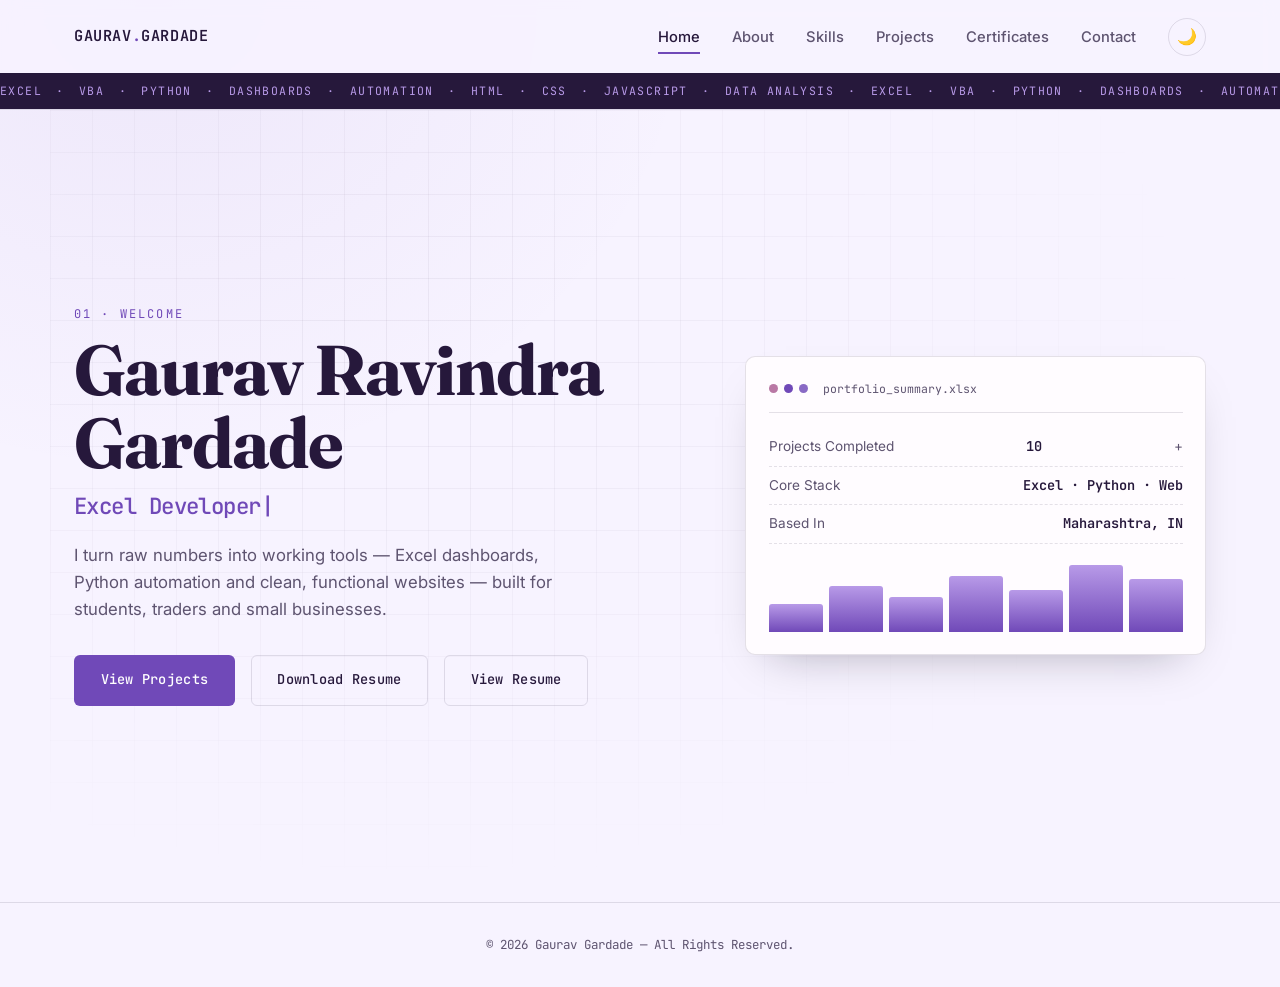
<file: index.html>
<!DOCTYPE html>
<html lang="en">
<head>
<meta name="google-site-verification" content="Pr7QEl2_Z40V494Vmo86W4ati4UQ3uqjABa7WLPa0KI">
<meta charset="UTF-8">
<meta name="viewport" content="width=device-width, initial-scale=1.0">
<title>Gaurav Ravindra Gardade | Portfolio</title>
<meta name="description" content="Portfolio of Gaurav Gardade — Excel Developer, Python Programmer and Web Developer from Maharashtra, India.">
<meta name="author" content="Gaurav Gardade">
<meta name="robots" content="index, follow">
<link rel="canonical" href="https://gauravgardade7-rgb.github.io/Gaurav_Gardade/">
<link rel="preconnect" href="https://fonts.googleapis.com">
<link rel="preconnect" href="https://fonts.gstatic.com" crossorigin>
<link href="https://fonts.googleapis.com/css2?family=Fraunces:opsz,wght@9..144,400;9..144,500;9..144,600;9..144,700&family=Inter:wght@400;500;600&family=JetBrains+Mono:wght@400;500;600&display=swap" rel="stylesheet">
<link rel="stylesheet" href="style.css">
</head>
<body>
<a class="skip-link" href="#main-content">Skip to content</a>
<header>
  <nav class="navbar" aria-label="Main navigation">
    <a href="index.html" class="logo">GAURAV<span>.</span>GARDADE</a>
    <ul class="menu">
      <li><a href="index.html" class="nav-link active" aria-current="page">Home</a></li>
      <li><a href="about.html" class="nav-link">About</a></li>
      <li><a href="skills.html" class="nav-link">Skills</a></li>
      <li><a href="projects.html" class="nav-link">Projects</a></li>
      <li><a href="certificates.html" class="nav-link">Certificates</a></li>
      <li><a href="contact.html" class="nav-link">Contact</a></li>
      <li class="menu-theme"><button id="themeBtn" aria-label="Toggle dark mode">🌙</button></li>
    </ul>
  </nav>
  <div class="ticker" aria-hidden="true"><div class="ticker-track">
    <span>EXCEL</span><span>·</span><span>VBA</span><span>·</span><span>PYTHON</span><span>·</span><span>DASHBOARDS</span><span>·</span><span>AUTOMATION</span><span>·</span><span>HTML</span><span>·</span><span>CSS</span><span>·</span><span>JAVASCRIPT</span><span>·</span><span>DATA ANALYSIS</span><span>·</span>
    <span>EXCEL</span><span>·</span><span>VBA</span><span>·</span><span>PYTHON</span><span>·</span><span>DASHBOARDS</span><span>·</span><span>AUTOMATION</span><span>·</span><span>HTML</span><span>·</span><span>CSS</span><span>·</span><span>JAVASCRIPT</span><span>·</span><span>DATA ANALYSIS</span><span>·</span>
  </div></div>
</header>
<main id="main-content">
  <section id="home" class="hero">
    <div class="hero-grid" aria-hidden="true"></div>
    <div class="hero-content reveal">
      <p class="eyebrow">01 · WELCOME</p>
      <h1>Gaurav Ravindra Gardade</h1>
      <h2 id="typing"><span id="typingText">Excel Developer</span><span class="cursor">|</span></h2>
      <p class="hero-text">I turn raw numbers into working tools — Excel dashboards, Python automation and clean, functional websites — built for students, traders and small businesses.</p>
      <div class="buttons">
        <a href="projects.html" class="btn btn-primary">View Projects</a>
        <a href="assets/resume.jpeg" class="btn btn-outline" download>Download Resume</a>
        <a href="assets/resume.jpeg" class="btn btn-outline" target="_blank" rel="noopener noreferrer">View Resume</a>
      </div>
    </div>
    <div class="hero-panel reveal" aria-hidden="true">
      <div class="panel-head"><span class="dot red"></span><span class="dot amber"></span><span class="dot green"></span><span class="panel-title">portfolio_summary.xlsx</span></div>
      <div class="panel-row"><span>Projects Completed</span><strong class="counter" data-target="10">0</strong>+</div>
      <div class="panel-row"><span>Core Stack</span><strong>Excel · Python · Web</strong></div>
      <div class="panel-row"><span>Based In</span><strong>Maharashtra, IN</strong></div>
      <div class="panel-chart"><span style="--h:40%"></span><span style="--h:65%"></span><span style="--h:50%"></span><span style="--h:80%"></span><span style="--h:60%"></span><span style="--h:95%"></span><span style="--h:75%"></span></div>
    </div>
  </section>
</main>
<footer><p>© 2026 Gaurav Gardade — All Rights Reserved.</p><button id="backToTop" aria-label="Back to top">↑</button></footer>
<script src="script.js"></script>
</body>
</html>
</file>
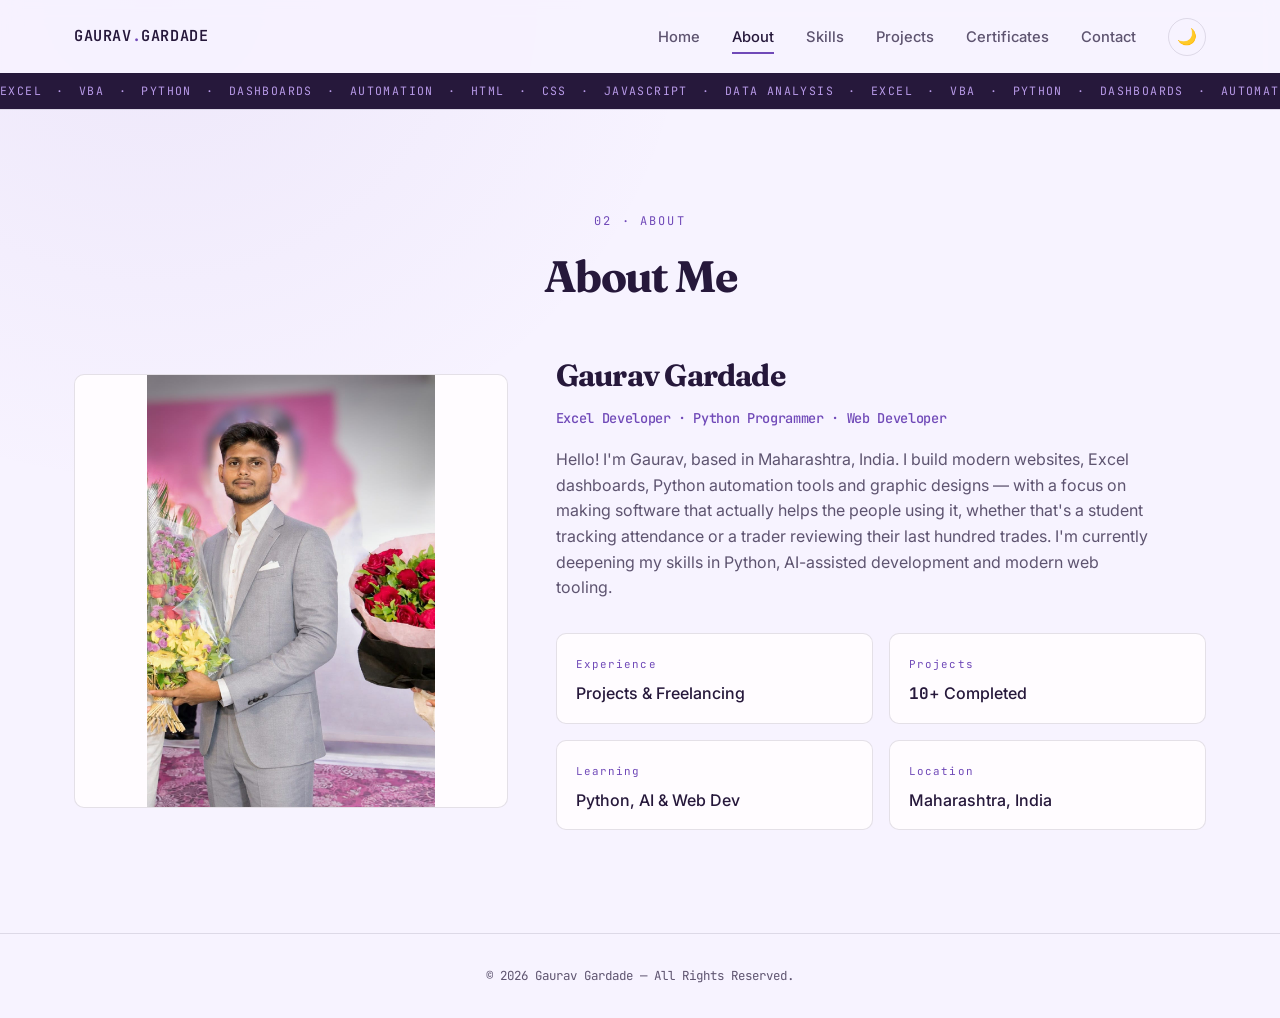
<file: about.html>
<!DOCTYPE html>
<html lang="en">
<head>
<meta charset="UTF-8"><meta name="viewport" content="width=device-width, initial-scale=1.0">
<title>About | Gaurav Gardade</title><meta name="description" content="Learn about Gaurav Gardade, an Excel Developer, Python Programmer and Web Developer from Maharashtra, India.">
<link rel="canonical" href="https://gauravgardade7-rgb.github.io/Gaurav_Gardade/about.html">
<link rel="preconnect" href="https://fonts.googleapis.com"><link rel="preconnect" href="https://fonts.gstatic.com" crossorigin>
<link href="https://fonts.googleapis.com/css2?family=Fraunces:opsz,wght@9..144,400;9..144,500;9..144,600;9..144,700&family=Inter:wght@400;500;600&family=JetBrains+Mono:wght@400;500;600&display=swap" rel="stylesheet"><link rel="stylesheet" href="style.css">
</head>
<body>
<a class="skip-link" href="#main-content">Skip to content</a>
<header><nav class="navbar" aria-label="Main navigation">
  <a href="index.html" class="logo">GAURAV<span>.</span>GARDADE</a>
  <ul class="menu">
    <li><a href="index.html" class="nav-link">Home</a></li><li><a href="about.html" class="nav-link active" aria-current="page">About</a></li><li><a href="skills.html" class="nav-link">Skills</a></li><li><a href="projects.html" class="nav-link">Projects</a></li><li><a href="certificates.html" class="nav-link">Certificates</a></li><li><a href="contact.html" class="nav-link">Contact</a></li><li class="menu-theme"><button id="themeBtn" aria-label="Toggle dark mode">🌙</button></li>
  </ul>
</nav><div class="ticker" aria-hidden="true"><div class="ticker-track"><span>EXCEL</span><span>·</span><span>VBA</span><span>·</span><span>PYTHON</span><span>·</span><span>DASHBOARDS</span><span>·</span><span>AUTOMATION</span><span>·</span><span>HTML</span><span>·</span><span>CSS</span><span>·</span><span>JAVASCRIPT</span><span>·</span><span>DATA ANALYSIS</span><span>·</span><span>EXCEL</span><span>·</span><span>VBA</span><span>·</span><span>PYTHON</span><span>·</span><span>DASHBOARDS</span><span>·</span><span>AUTOMATION</span><span>·</span><span>HTML</span><span>·</span><span>CSS</span><span>·</span><span>JAVASCRIPT</span><span>·</span><span>DATA ANALYSIS</span><span>·</span></div></div></header>
<main id="main-content"><section id="about">
  <p class="eyebrow center reveal">02 · ABOUT</p><h1 class="section-title reveal">About Me</h1>
  <div class="about-container">
    <div class="about-image reveal"><div class="image-frame"><img src="assets/Profile.jpeg" alt="Photo of Gaurav Gardade" onerror="this.style.display='none'; this.parentElement.classList.add('placeholder')"></div></div>
    <div class="about-content reveal">
      <h2>Gaurav Gardade</h2><h3>Excel Developer · Python Programmer · Web Developer</h3>
      <p>Hello! I'm Gaurav, based in Maharashtra, India. I build modern websites, Excel dashboards, Python automation tools and graphic designs — with a focus on making software that actually helps the people using it, whether that's a student tracking attendance or a trader reviewing their last hundred trades. I'm currently deepening my skills in Python, AI-assisted development and modern web tooling.</p>
      <div class="about-info">
        <div class="info-box"><span class="info-label">Experience</span><p>Projects &amp; Freelancing</p></div>
        <div class="info-box"><span class="info-label">Projects</span><p><strong class="counter" data-target="10">0</strong>+ Completed</p></div>
        <div class="info-box"><span class="info-label">Learning</span><p>Python, AI &amp; Web Dev</p></div>
        <div class="info-box"><span class="info-label">Location</span><p>Maharashtra, India</p></div>
      </div>
    </div>
  </div>
</section></main>
<footer><p>© 2026 Gaurav Gardade — All Rights Reserved.</p><button id="backToTop" aria-label="Back to top">↑</button></footer><script src="script.js"></script>
</body></html>
</file>
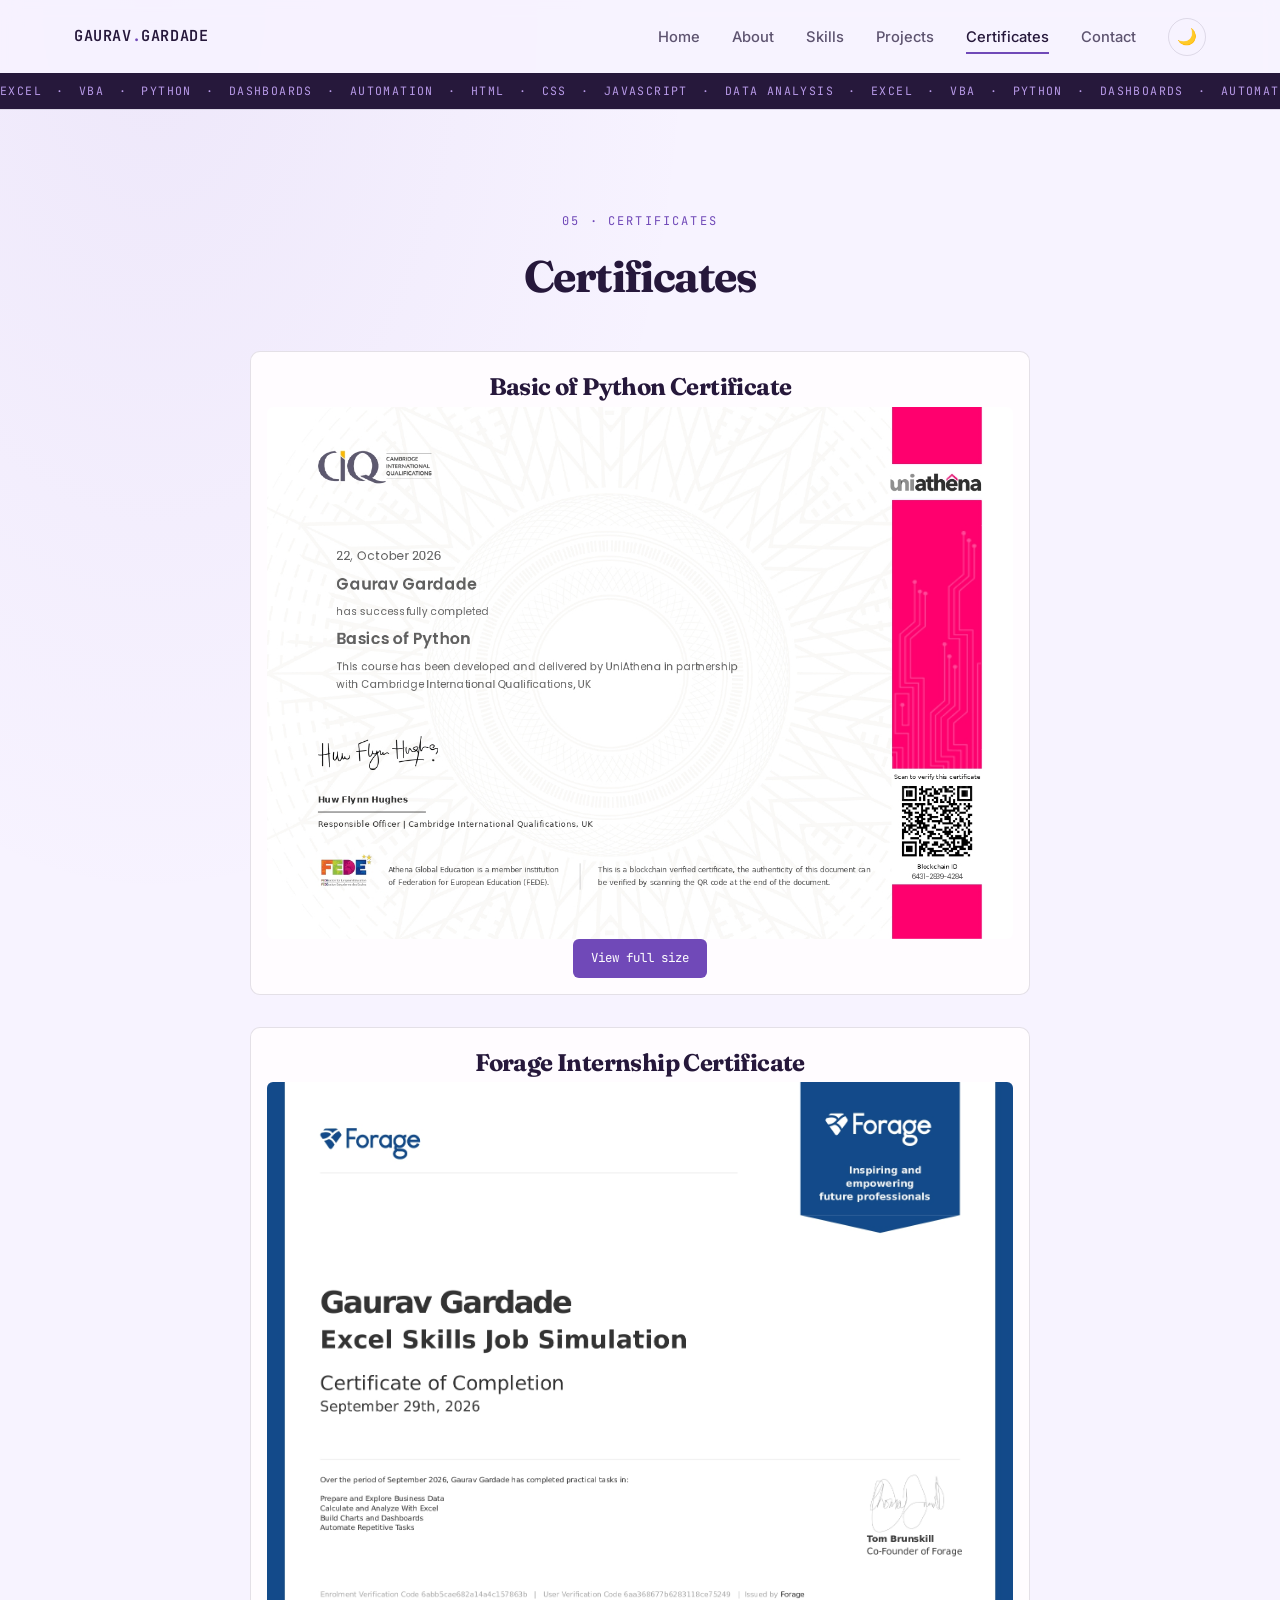
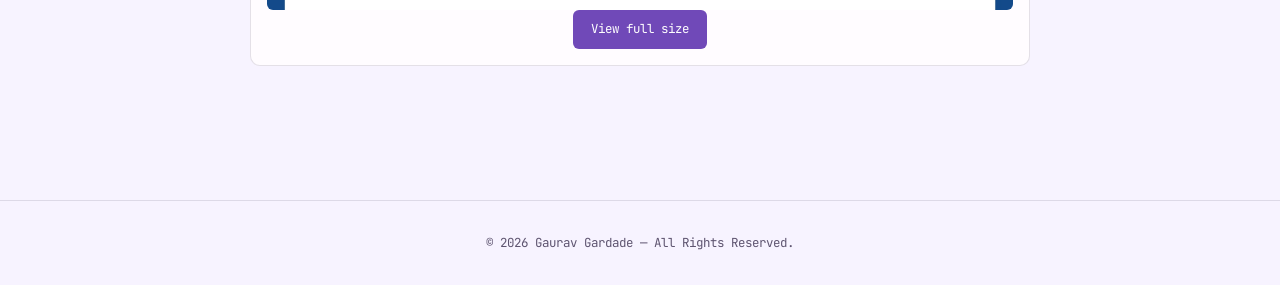
<file: certificates.html>
<!DOCTYPE html>
<html lang="en">
<head>
<meta charset="UTF-8"><meta name="viewport" content="width=device-width, initial-scale=1.0">
<title>Certificates | Gaurav Gardade</title><meta name="description" content="Certificates in Python programming, advanced Excel, web development and graphic design.">
<link rel="canonical" href="https://gauravgardade7-rgb.github.io/Gaurav_Gardade/certificates.html">
<link rel="preconnect" href="https://fonts.googleapis.com"><link rel="preconnect" href="https://fonts.gstatic.com" crossorigin>
<link href="https://fonts.googleapis.com/css2?family=Fraunces:opsz,wght@9..144,400;9..144,500;9..144,600;9..144,700&family=Inter:wght@400;500;600&family=JetBrains+Mono:wght@400;500;600&display=swap" rel="stylesheet"><link rel="stylesheet" href="style.css">
</head>
<body>
<a class="skip-link" href="#main-content">Skip to content</a>
<header><nav class="navbar" aria-label="Main navigation">
  <a href="index.html" class="logo">GAURAV<span>.</span>GARDADE</a>
  <ul class="menu">
    <li><a href="index.html" class="nav-link">Home</a></li><li><a href="about.html" class="nav-link">About</a></li><li><a href="skills.html" class="nav-link">Skills</a></li><li><a href="projects.html" class="nav-link">Projects</a></li><li><a href="certificates.html" class="nav-link active" aria-current="page">Certificates</a></li><li><a href="contact.html" class="nav-link">Contact</a></li><li class="menu-theme"><button id="themeBtn" aria-label="Toggle dark mode">🌙</button></li>
  </ul>
</nav><div class="ticker" aria-hidden="true"><div class="ticker-track"><span>EXCEL</span><span>·</span><span>VBA</span><span>·</span><span>PYTHON</span><span>·</span><span>DASHBOARDS</span><span>·</span><span>AUTOMATION</span><span>·</span><span>HTML</span><span>·</span><span>CSS</span><span>·</span><span>JAVASCRIPT</span><span>·</span><span>DATA ANALYSIS</span><span>·</span><span>EXCEL</span><span>·</span><span>VBA</span><span>·</span><span>PYTHON</span><span>·</span><span>DASHBOARDS</span><span>·</span><span>AUTOMATION</span><span>·</span><span>HTML</span><span>·</span><span>CSS</span><span>·</span><span>JAVASCRIPT</span><span>·</span><span>DATA ANALYSIS</span><span>·</span></div></div></header>
<main id="main-content"><section id="certificates">
  <p class="eyebrow center reveal">05 · CERTIFICATES</p><h1 class="section-title reveal">Certificates</h1>
  <figure class="certificate-image reveal">
    <h2><strong>Basic of Python Certificate</strong></h2>
    <img src="assets/basic_of_python.jpg" alt="Basic of Python certificate">
    <a href="assets/basic_of_python.jpg" class="project-btn" target="_blank" rel="noopener noreferrer">View full size</a>
  </figure>
  <figure class="certificate-image reveal">
    <h2><strong>Forage Internship Certificate</strong></h2>
    <img src="assets/forage_internship.jpg" alt="Forage internship certificate">
    <a href="assets/forage_internship.jpg" class="project-btn" target="_blank" rel="noopener noreferrer">View full size</a>
  </figure>
</section></main>
<footer><p>© 2026 Gaurav Gardade — All Rights Reserved.</p><button id="backToTop" aria-label="Back to top">↑</button></footer><script src="script.js"></script>
</body></html>
</file>
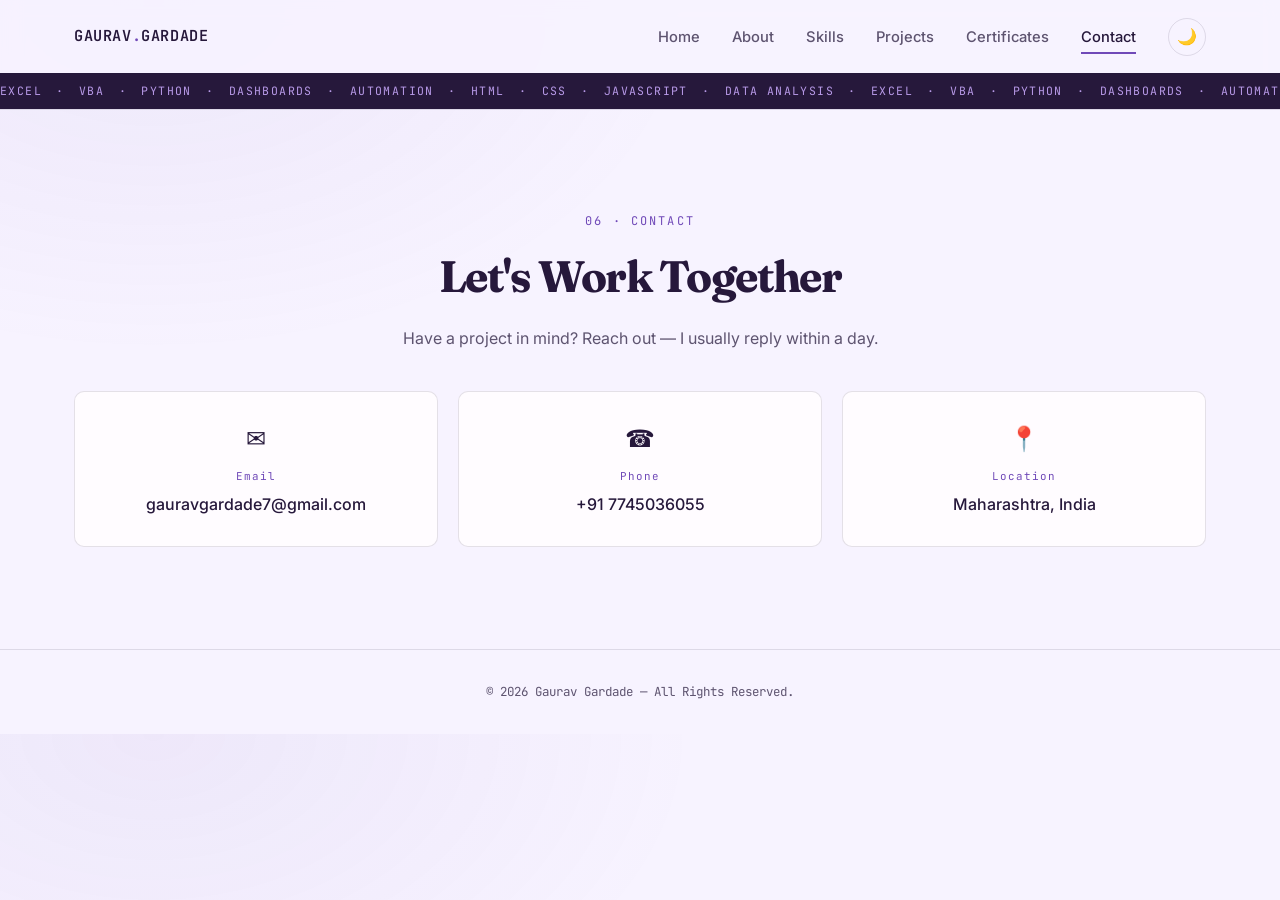
<file: contact.html>
<!DOCTYPE html>
<html lang="en">
<head>
<meta charset="UTF-8"><meta name="viewport" content="width=device-width, initial-scale=1.0">
<title>Contact | Gaurav Gardade</title><meta name="description" content="Contact Gaurav Gardade about Excel dashboards, Python automation and website projects.">
<link rel="canonical" href="https://gauravgardade7-rgb.github.io/Gaurav_Gardade/contact.html">
<link rel="preconnect" href="https://fonts.googleapis.com"><link rel="preconnect" href="https://fonts.gstatic.com" crossorigin>
<link href="https://fonts.googleapis.com/css2?family=Fraunces:opsz,wght@9..144,400;9..144,500;9..144,600;9..144,700&family=Inter:wght@400;500;600&family=JetBrains+Mono:wght@400;500;600&display=swap" rel="stylesheet"><link rel="stylesheet" href="style.css">
</head>
<body>
<a class="skip-link" href="#main-content">Skip to content</a>
<header><nav class="navbar" aria-label="Main navigation">
  <a href="index.html" class="logo">GAURAV<span>.</span>GARDADE</a>
  <ul class="menu">
    <li><a href="index.html" class="nav-link">Home</a></li><li><a href="about.html" class="nav-link">About</a></li><li><a href="skills.html" class="nav-link">Skills</a></li><li><a href="projects.html" class="nav-link">Projects</a></li><li><a href="certificates.html" class="nav-link">Certificates</a></li><li><a href="contact.html" class="nav-link active" aria-current="page">Contact</a></li><li class="menu-theme"><button id="themeBtn" aria-label="Toggle dark mode">🌙</button></li>
  </ul>
</nav><div class="ticker" aria-hidden="true"><div class="ticker-track"><span>EXCEL</span><span>·</span><span>VBA</span><span>·</span><span>PYTHON</span><span>·</span><span>DASHBOARDS</span><span>·</span><span>AUTOMATION</span><span>·</span><span>HTML</span><span>·</span><span>CSS</span><span>·</span><span>JAVASCRIPT</span><span>·</span><span>DATA ANALYSIS</span><span>·</span><span>EXCEL</span><span>·</span><span>VBA</span><span>·</span><span>PYTHON</span><span>·</span><span>DASHBOARDS</span><span>·</span><span>AUTOMATION</span><span>·</span><span>HTML</span><span>·</span><span>CSS</span><span>·</span><span>JAVASCRIPT</span><span>·</span><span>DATA ANALYSIS</span><span>·</span></div></div></header>
<main id="main-content"><section id="contact">
  <p class="eyebrow center reveal">06 · CONTACT</p><h1 class="section-title reveal">Let's Work Together</h1>
  <p class="contact-sub reveal">Have a project in mind? Reach out — I usually reply within a day.</p>
  <div class="contact-grid reveal">
    <a class="contact-card" href="mailto:gauravgardade7@gmail.com"><span class="contact-icon">✉</span><span class="contact-label">Email</span><span class="contact-value">gauravgardade7@gmail.com</span></a>
    <a class="contact-card" href="tel:+917745036055"><span class="contact-icon">☎</span><span class="contact-label">Phone</span><span class="contact-value">+91 7745036055</span></a>
    <div class="contact-card static"><span class="contact-icon">📍</span><span class="contact-label">Location</span><span class="contact-value">Maharashtra, India</span></div>
  </div>
</section></main>
<footer><p>© 2026 Gaurav Gardade — All Rights Reserved.</p><button id="backToTop" aria-label="Back to top">↑</button></footer><script src="script.js"></script>
</body></html>
</file>
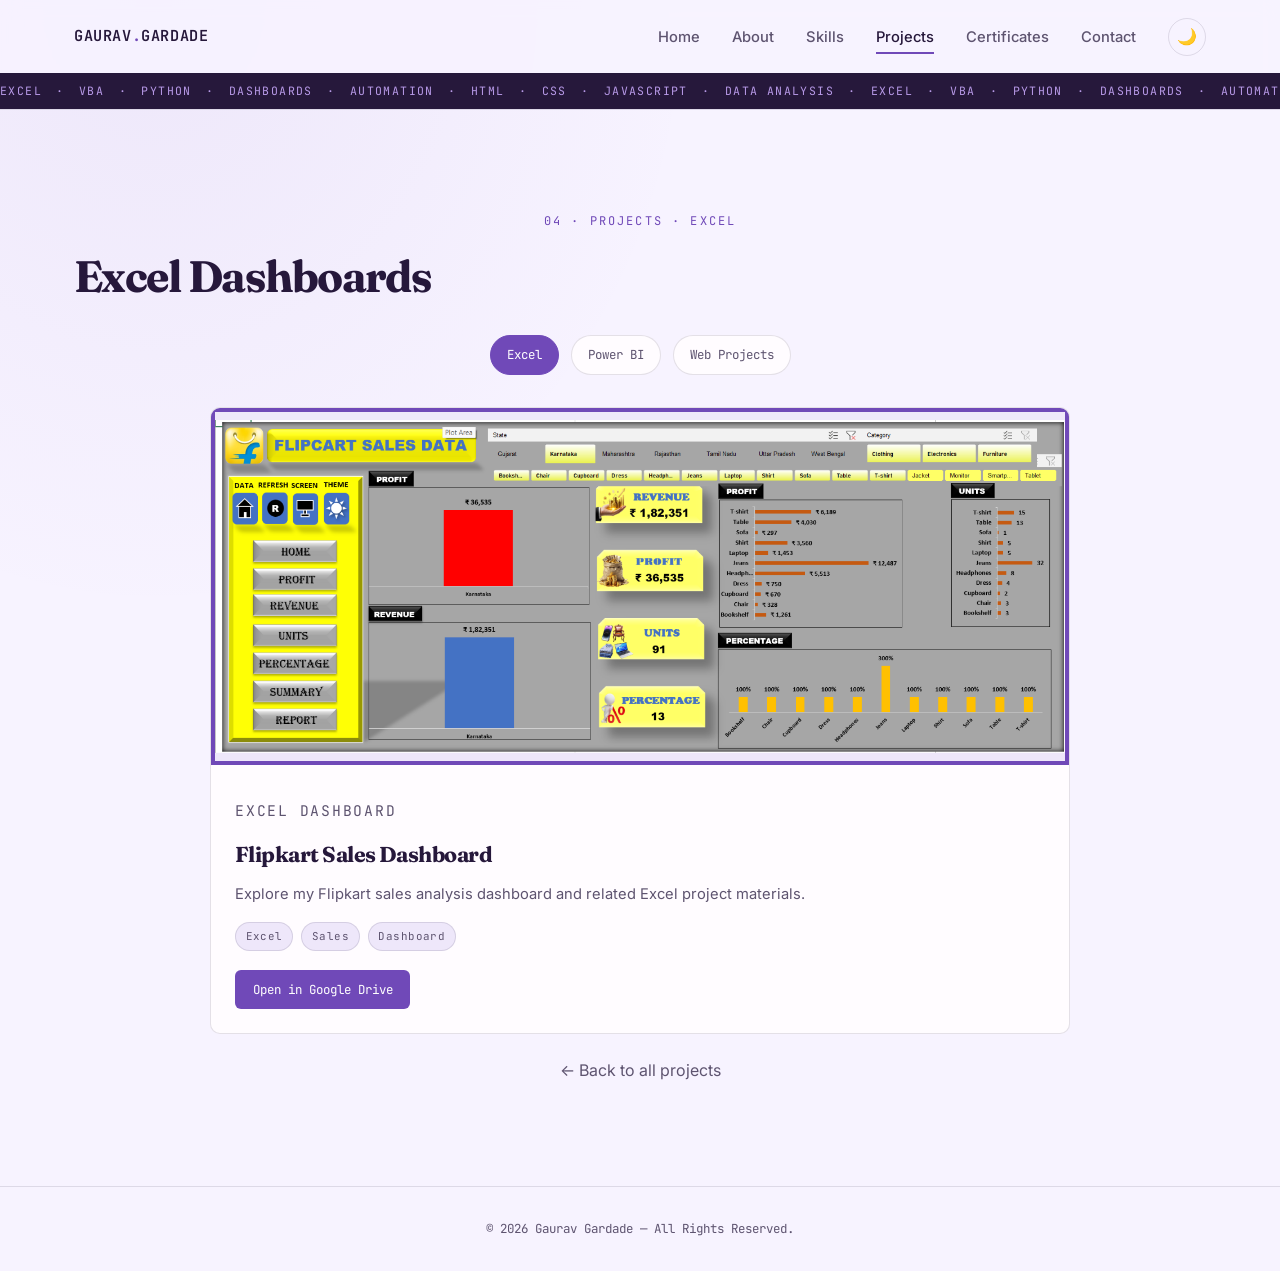
<file: excel.html>
<!DOCTYPE html>
<html lang="en">
<head>
<meta charset="UTF-8"><meta name="viewport" content="width=device-width, initial-scale=1.0">
<title>Excel Projects | Gaurav Gardade</title><meta name="description" content="Excel dashboards and project materials by Gaurav Gardade.">
<link rel="canonical" href="https://gauravgardade7-rgb.github.io/Gaurav_Gardade/excel.html">
<link rel="preconnect" href="https://fonts.googleapis.com"><link rel="preconnect" href="https://fonts.gstatic.com" crossorigin>
<link href="https://fonts.googleapis.com/css2?family=Fraunces:opsz,wght@9..144,400;9..144,500;9..144,600;9..144,700&family=Inter:wght@400;500;600&family=JetBrains+Mono:wght@400;500;600&display=swap" rel="stylesheet"><link rel="stylesheet" href="style.css">
</head>
<body>
<a class="skip-link" href="#main-content">Skip to content</a>
<header><nav class="navbar" aria-label="Main navigation">
  <a href="index.html" class="logo">GAURAV<span>.</span>GARDADE</a>
  <ul class="menu">
    <li><a href="index.html" class="nav-link">Home</a></li><li><a href="about.html" class="nav-link">About</a></li><li><a href="skills.html" class="nav-link">Skills</a></li><li><a href="projects.html" class="nav-link active" aria-current="location">Projects</a></li><li><a href="certificates.html" class="nav-link">Certificates</a></li><li><a href="contact.html" class="nav-link">Contact</a></li><li class="menu-theme"><button id="themeBtn" aria-label="Toggle dark mode">🌙</button></li>
  </ul>
</nav><div class="ticker" aria-hidden="true"><div class="ticker-track"><span>EXCEL</span><span>·</span><span>VBA</span><span>·</span><span>PYTHON</span><span>·</span><span>DASHBOARDS</span><span>·</span><span>AUTOMATION</span><span>·</span><span>HTML</span><span>·</span><span>CSS</span><span>·</span><span>JAVASCRIPT</span><span>·</span><span>DATA ANALYSIS</span><span>·</span><span>EXCEL</span><span>·</span><span>VBA</span><span>·</span><span>PYTHON</span><span>·</span><span>DASHBOARDS</span><span>·</span><span>AUTOMATION</span><span>·</span><span>HTML</span><span>·</span><span>CSS</span><span>·</span><span>JAVASCRIPT</span><span>·</span><span>DATA ANALYSIS</span><span>·</span></div></div></header>
<main id="main-content"><section>
  <p class="eyebrow center reveal">04 · PROJECTS · EXCEL</p><h1 class="section-title reveal">Excel Dashboards</h1>
  <nav class="project-tabs reveal" aria-label="Project categories">
    <a class="active" href="excel.html" aria-current="page">Excel</a><a href="powerbi.html">Power BI</a><a href="web-projects.html">Web Projects</a>
  </nav>
  <article class="project-card project-detail reveal">
    <div class="project-img excel-dashboard-preview"><img src="assets/flipcart_sales.png" alt="Flipkart sales dashboard preview"></div>
    <div class="project-body"><p class="project-category">EXCEL DASHBOARD</p><h2>Flipkart Sales Dashboard</h2><p>Explore my Flipkart sales analysis dashboard and related Excel project materials.</p><div class="tech"><span>Excel</span><span>Sales</span><span>Dashboard</span></div><div class="project-buttons"><a href="https://drive.google.com/drive/folders/1rN2SZbX6izQaEKKBxNYf9YtqO5_2L2xS?usp=sharing" class="project-btn" target="_blank" rel="noopener noreferrer">Open in Google Drive</a></div></div>
  </article>
  <p class="project-back reveal"><a href="projects.html">← Back to all projects</a></p>
</section></main>
<footer><p>© 2026 Gaurav Gardade — All Rights Reserved.</p><button id="backToTop" aria-label="Back to top">↑</button></footer><script src="script.js"></script>
</body></html>
</file>
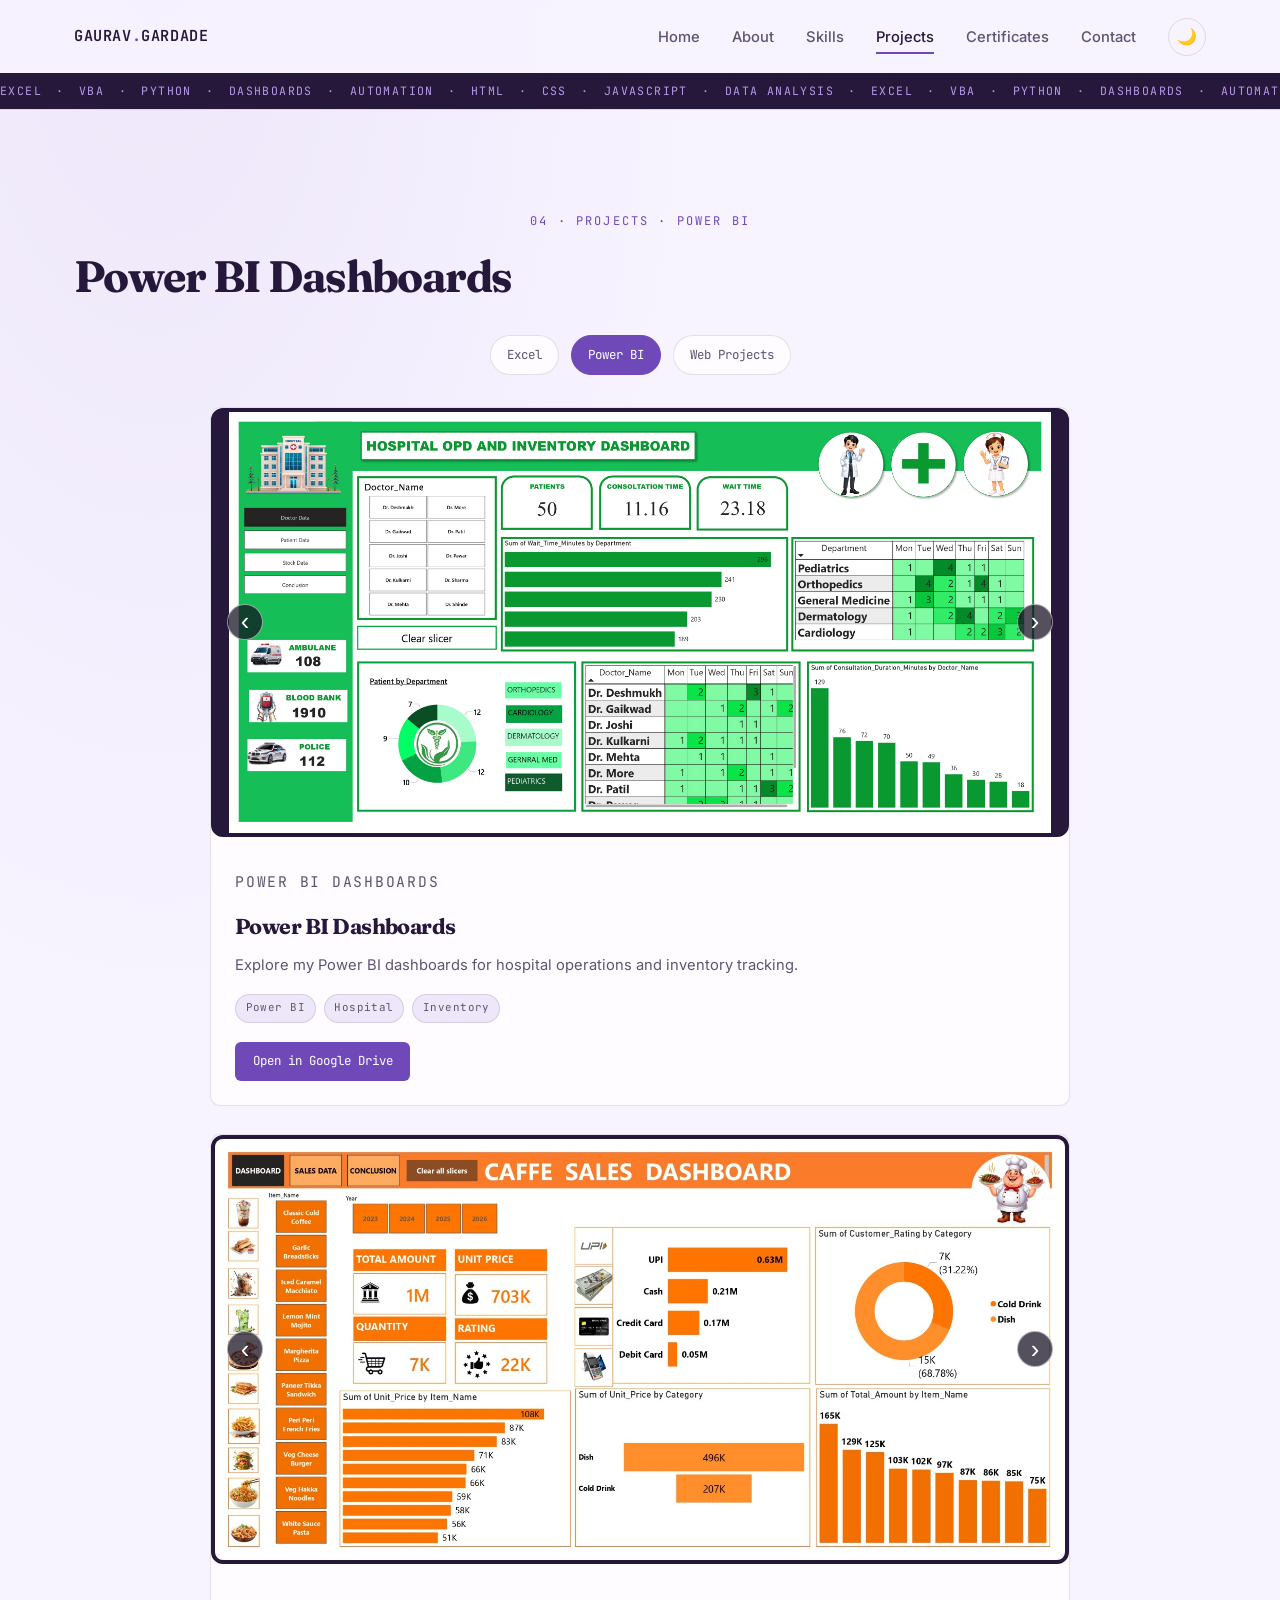
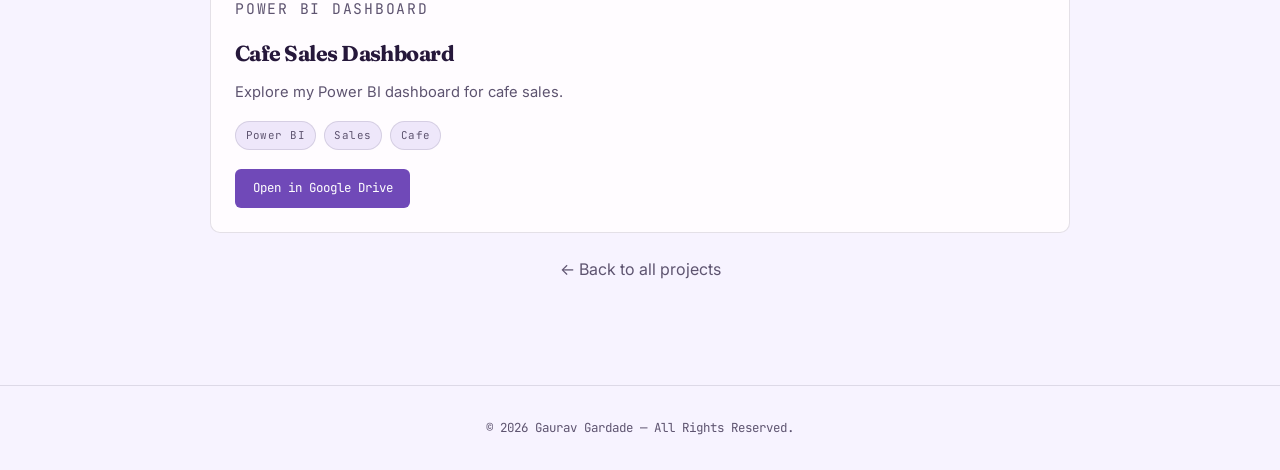
<file: powerbi.html>
<!DOCTYPE html>
<html lang="en">
<head>
<meta charset="UTF-8"><meta name="viewport" content="width=device-width, initial-scale=1.0">
<title>Power BI Projects | Gaurav Gardade</title><meta name="description" content="Power BI dashboards by Gaurav Gardade.">
<link rel="canonical" href="https://gauravgardade7-rgb.github.io/Gaurav_Gardade/powerbi.html">
<link rel="preconnect" href="https://fonts.googleapis.com"><link rel="preconnect" href="https://fonts.gstatic.com" crossorigin>
<link href="https://fonts.googleapis.com/css2?family=Fraunces:opsz,wght@9..144,400;9..144,500;9..144,600;9..144,700&family=Inter:wght@400;500;600&family=JetBrains+Mono:wght@400;500;600&display=swap" rel="stylesheet"><link rel="stylesheet" href="style.css">
</head>
<body>
<a class="skip-link" href="#main-content">Skip to content</a>
<header><nav class="navbar" aria-label="Main navigation">
  <a href="index.html" class="logo">GAURAV<span>.</span>GARDADE</a>
  <ul class="menu">
    <li><a href="index.html" class="nav-link">Home</a></li><li><a href="about.html" class="nav-link">About</a></li><li><a href="skills.html" class="nav-link">Skills</a></li><li><a href="projects.html" class="nav-link active" aria-current="location">Projects</a></li><li><a href="certificates.html" class="nav-link">Certificates</a></li><li><a href="contact.html" class="nav-link">Contact</a></li><li class="menu-theme"><button id="themeBtn" aria-label="Toggle dark mode">🌙</button></li>
  </ul>
</nav><div class="ticker" aria-hidden="true"><div class="ticker-track"><span>EXCEL</span><span>·</span><span>VBA</span><span>·</span><span>PYTHON</span><span>·</span><span>DASHBOARDS</span><span>·</span><span>AUTOMATION</span><span>·</span><span>HTML</span><span>·</span><span>CSS</span><span>·</span><span>JAVASCRIPT</span><span>·</span><span>DATA ANALYSIS</span><span>·</span><span>EXCEL</span><span>·</span><span>VBA</span><span>·</span><span>PYTHON</span><span>·</span><span>DASHBOARDS</span><span>·</span><span>AUTOMATION</span><span>·</span><span>HTML</span><span>·</span><span>CSS</span><span>·</span><span>JAVASCRIPT</span><span>·</span><span>DATA ANALYSIS</span><span>·</span></div></div></header>
<main id="main-content"><section>
  <p class="eyebrow center reveal">04 · PROJECTS · POWER BI</p><h1 class="section-title reveal">Power BI Dashboards</h1>
  <nav class="project-tabs reveal" aria-label="Project categories">
    <a href="excel.html">Excel</a><a class="active" href="powerbi.html" aria-current="page">Power BI</a><a href="web-projects.html">Web Projects</a>
  </nav>
  <article class="project-card project-detail reveal">
    <div class="project-img hospital-carousel" data-carousel role="group" aria-label="Hospital dashboard image slideshow">
      <img class="is-active" src="assets/Hospital_Dashboard_page-0001.jpg" alt="Hospital dashboard preview, page 1 of 4" aria-hidden="false">
      <img src="assets/Hospital_Dashboard_page-0002.jpg" alt="Hospital dashboard preview, page 2 of 4" aria-hidden="true">
      <img src="assets/Hospital_Dashboard_page-0003.jpg" alt="Hospital dashboard preview, page 3 of 4" aria-hidden="true">
      <img src="assets/Hospital_Dashboard_page-0004.jpg" alt="Hospital dashboard preview, page 4 of 4" aria-hidden="true">
      <button class="carousel-arrow carousel-prev" type="button" aria-label="Previous hospital dashboard image" data-carousel-prev>‹</button>
      <button class="carousel-arrow carousel-next" type="button" aria-label="Next hospital dashboard image" data-carousel-next>›</button>
    </div>
    <div class="project-body"><p class="project-category">POWER BI DASHBOARDS</p><h2>Power BI Dashboards</h2><p>Explore my Power BI dashboards for hospital operations and inventory tracking.</p><div class="tech"><span>Power BI</span><span>Hospital</span><span>Inventory</span></div><div class="project-buttons"><a href="https://drive.google.com/drive/folders/1KaBKMSaQZkuZ1t-4TIfUo3XbrqjXBaPM?usp=sharing" class="project-btn" target="_blank" rel="noopener noreferrer">Open in Google Drive</a></div></div>
  </article>
  <article class="project-card project-detail reveal">
    <div class="project-img cafe-carousel" data-carousel role="group" aria-label="Cafe dashboard image slideshow">
      <img class="is-active" src="assets/cafe1.jpeg" alt="Cafe sales dashboard preview, page 1 of 3" aria-hidden="false">
      <img src="assets/cafe2.jpeg" alt="Cafe sales dashboard preview, page 2 of 3" aria-hidden="true">
      <img src="assets/cafe3.jpeg" alt="Cafe sales dashboard preview, page 3 of 3" aria-hidden="true">
      <button class="carousel-arrow carousel-prev" type="button" aria-label="Previous cafe dashboard image" data-carousel-prev>‹</button>
      <button class="carousel-arrow carousel-next" type="button" aria-label="Next cafe dashboard image" data-carousel-next>›</button>
    </div>
    <div class="project-body"><p class="project-category">POWER BI DASHBOARD</p><h2>Cafe Sales Dashboard</h2><p>Explore my Power BI dashboard for cafe sales.</p><div class="tech"><span>Power BI</span><span>Sales</span><span>Cafe</span></div><div class="project-buttons"><a href="https://drive.google.com/drive/folders/1-ISSTCzEZ1HLNSWZ_ez2hvU0rbUUjS6y?usp=sharing" class="project-btn" target="_blank" rel="noopener noreferrer">Open in Google Drive</a></div></div>
  </article>
  <p class="project-back reveal"><a href="projects.html">← Back to all projects</a></p>
</section></main>
<footer><p>© 2026 Gaurav Gardade — All Rights Reserved.</p><button id="backToTop" aria-label="Back to top">↑</button></footer><script src="script.js"></script>
</body></html>
</file>
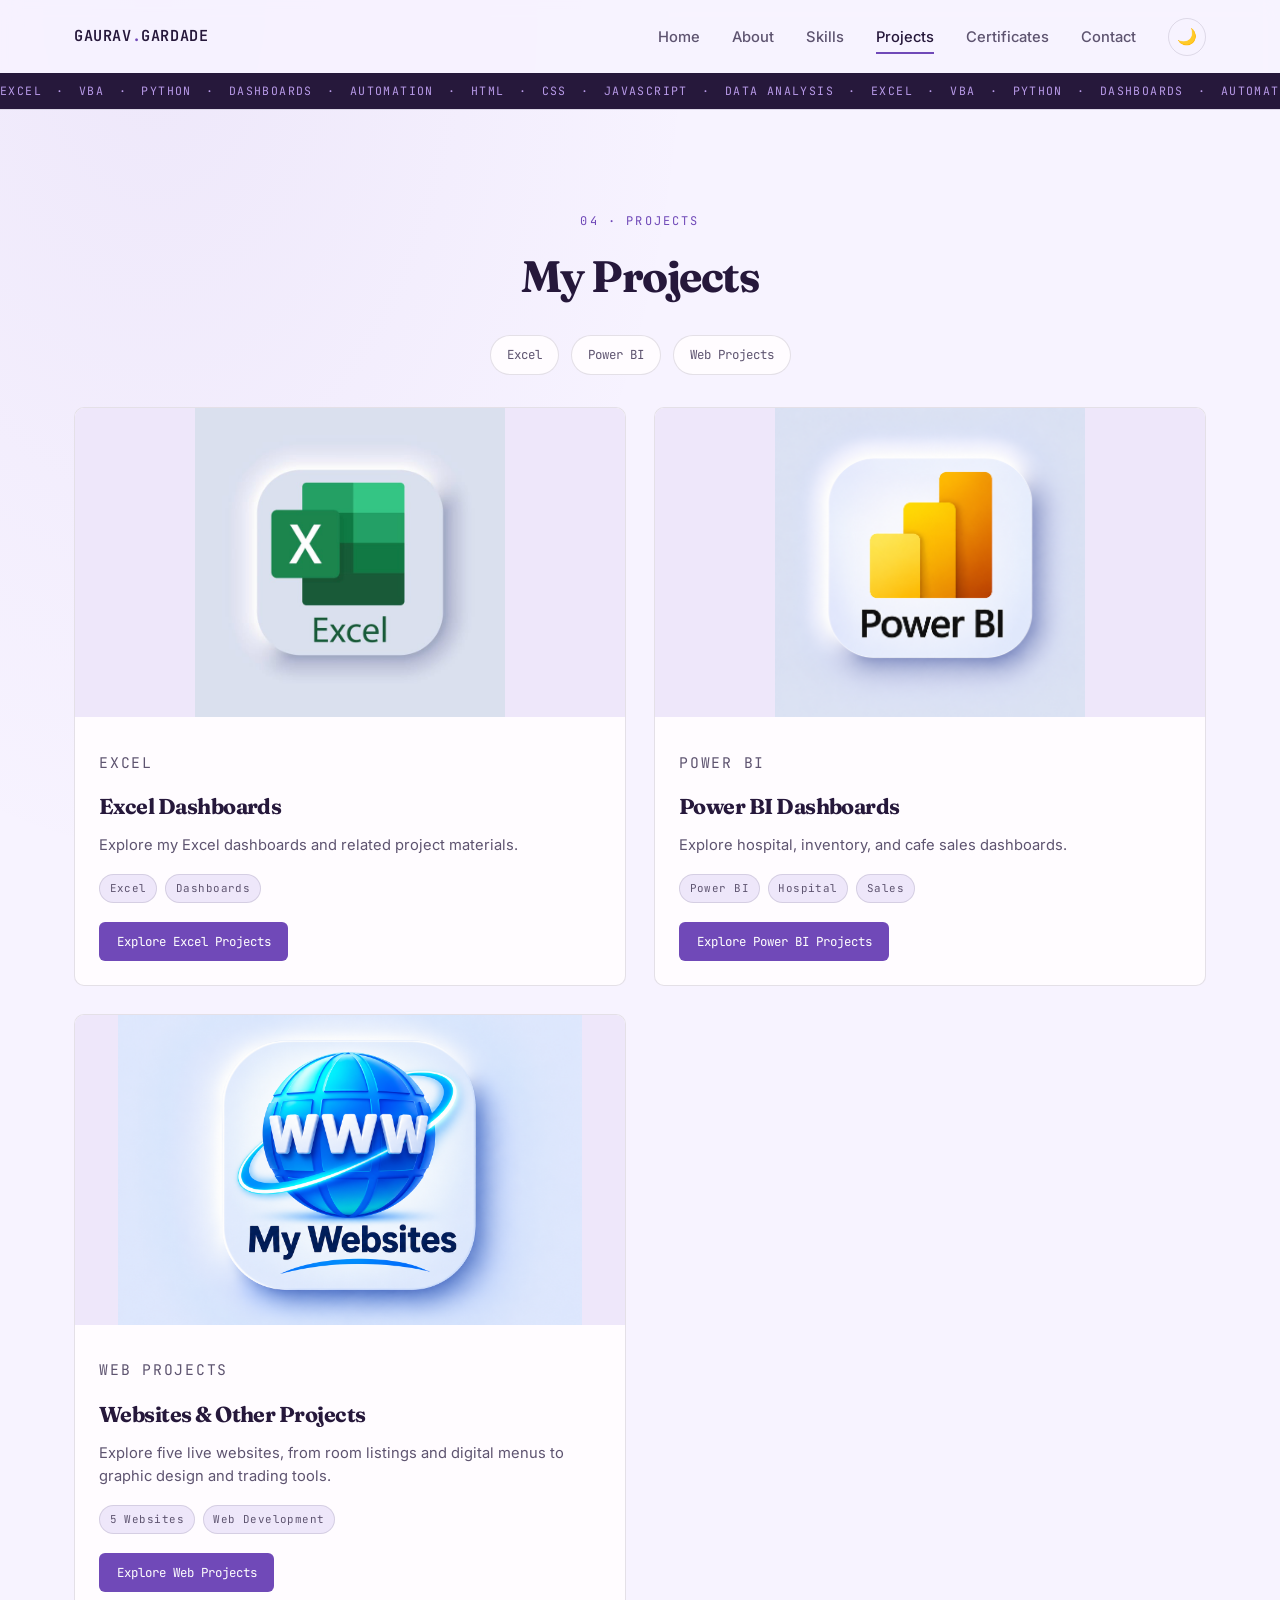
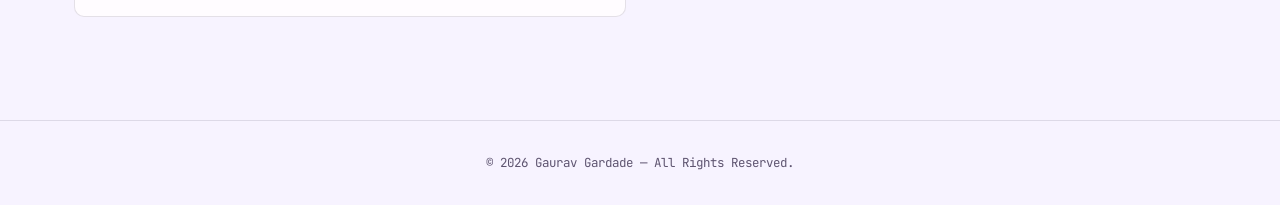
<file: projects.html>
<!DOCTYPE html>
<html lang="en">
<head>
<meta charset="UTF-8"><meta name="viewport" content="width=device-width, initial-scale=1.0">
<title>Projects | Gaurav Gardade</title><meta name="description" content="Excel and Power BI dashboards, websites and other projects by Gaurav Gardade.">
<link rel="canonical" href="https://gauravgardade7-rgb.github.io/Gaurav_Gardade/projects.html">
<link rel="preconnect" href="https://fonts.googleapis.com"><link rel="preconnect" href="https://fonts.gstatic.com" crossorigin>
<link href="https://fonts.googleapis.com/css2?family=Fraunces:opsz,wght@9..144,400;9..144,500;9..144,600;9..144,700&family=Inter:wght@400;500;600&family=JetBrains+Mono:wght@400;500;600&display=swap" rel="stylesheet"><link rel="stylesheet" href="style.css">
</head>
<body>
<a class="skip-link" href="#main-content">Skip to content</a>
<header><nav class="navbar" aria-label="Main navigation">
  <a href="index.html" class="logo">GAURAV<span>.</span>GARDADE</a>
  <ul class="menu">
    <li><a href="index.html" class="nav-link">Home</a></li><li><a href="about.html" class="nav-link">About</a></li><li><a href="skills.html" class="nav-link">Skills</a></li><li><a href="projects.html" class="nav-link active" aria-current="page">Projects</a></li><li><a href="certificates.html" class="nav-link">Certificates</a></li><li><a href="contact.html" class="nav-link">Contact</a></li><li class="menu-theme"><button id="themeBtn" aria-label="Toggle dark mode">🌙</button></li>
  </ul>
</nav><div class="ticker" aria-hidden="true"><div class="ticker-track"><span>EXCEL</span><span>·</span><span>VBA</span><span>·</span><span>PYTHON</span><span>·</span><span>DASHBOARDS</span><span>·</span><span>AUTOMATION</span><span>·</span><span>HTML</span><span>·</span><span>CSS</span><span>·</span><span>JAVASCRIPT</span><span>·</span><span>DATA ANALYSIS</span><span>·</span><span>EXCEL</span><span>·</span><span>VBA</span><span>·</span><span>PYTHON</span><span>·</span><span>DASHBOARDS</span><span>·</span><span>AUTOMATION</span><span>·</span><span>HTML</span><span>·</span><span>CSS</span><span>·</span><span>JAVASCRIPT</span><span>·</span><span>DATA ANALYSIS</span><span>·</span></div></div></header>
<main id="main-content"><section id="projects">
  <p class="eyebrow center reveal">04 · PROJECTS</p><h1 class="section-title reveal">My Projects</h1>
  <nav class="project-tabs reveal" aria-label="Project categories">
    <a href="excel.html">Excel</a><a href="powerbi.html">Power BI</a><a href="web-projects.html">Web Projects</a>
  </nav>
  <div class="projects-container">
    <article class="project-card reveal"><div class="project-img"><img src="assets/excel.jpg" alt="Excel project preview"></div><div class="project-body"><p class="project-category">EXCEL</p><h2>Excel Dashboards</h2><p>Explore my Excel dashboards and related project materials.</p><div class="tech"><span>Excel</span><span>Dashboards</span></div><div class="project-buttons"><a href="excel.html" class="project-btn">Explore Excel Projects</a></div></div></article>
    <article class="project-card reveal"><div class="project-img"><img src="assets/power%20bi.png" alt="Power BI dashboard project preview"></div><div class="project-body"><p class="project-category">POWER BI</p><h2>Power BI Dashboards</h2><p>Explore hospital, inventory, and cafe sales dashboards.</p><div class="tech"><span>Power BI</span><span>Hospital</span><span>Sales</span></div><div class="project-buttons"><a href="powerbi.html" class="project-btn">Explore Power BI Projects</a></div></div></article>
    <article class="project-card reveal"><div class="project-img"><img src="assets/website.png" alt="Website project preview"></div><div class="project-body"><p class="project-category">WEB PROJECTS</p><h2>Websites &amp; Other Projects</h2><p>Explore five live websites, from room listings and digital menus to graphic design and trading tools.</p><div class="tech"><span>5 Websites</span><span>Web Development</span></div><div class="project-buttons"><a href="web-projects.html" class="project-btn">Explore Web Projects</a></div></div></article>
  </div>
</section></main>
<footer><p>© 2026 Gaurav Gardade — All Rights Reserved.</p><button id="backToTop" aria-label="Back to top">↑</button></footer><script src="script.js"></script>
</body></html>
</file>
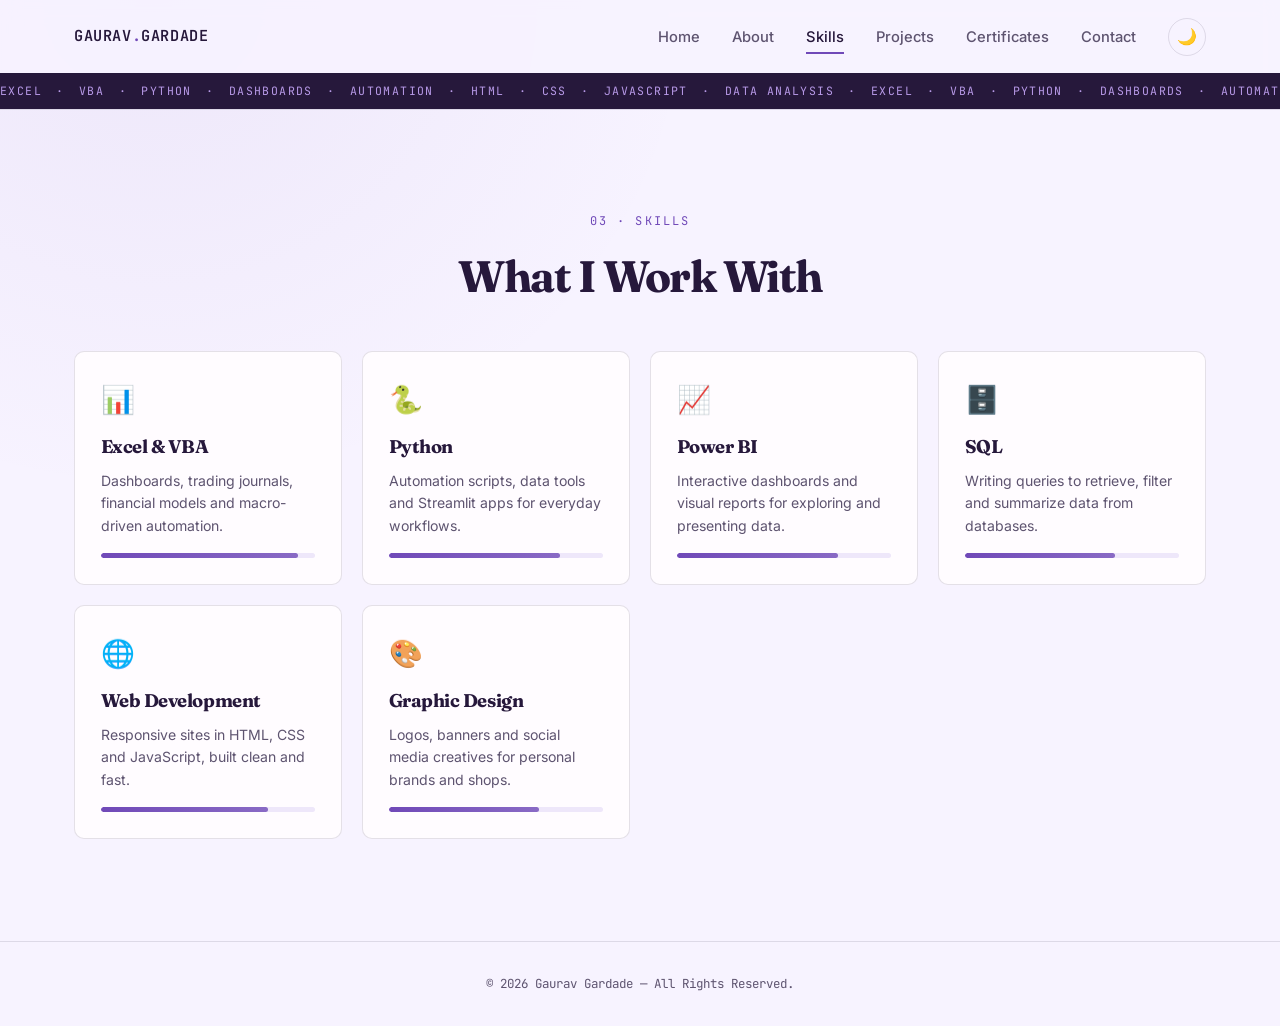
<file: skills.html>
<!DOCTYPE html>
<html lang="en">
<head>
<meta charset="UTF-8"><meta name="viewport" content="width=device-width, initial-scale=1.0">
<title>Skills | Gaurav Gardade</title><meta name="description" content="Explore Gaurav Gardade's skills in Excel, VBA, Python, Power BI, SQL, web development and graphic design.">
<link rel="canonical" href="https://gauravgardade7-rgb.github.io/Gaurav_Gardade/skills.html">
<link rel="preconnect" href="https://fonts.googleapis.com"><link rel="preconnect" href="https://fonts.gstatic.com" crossorigin>
<link href="https://fonts.googleapis.com/css2?family=Fraunces:opsz,wght@9..144,400;9..144,500;9..144,600;9..144,700&family=Inter:wght@400;500;600&family=JetBrains+Mono:wght@400;500;600&display=swap" rel="stylesheet"><link rel="stylesheet" href="style.css">
</head>
<body>
<a class="skip-link" href="#main-content">Skip to content</a>
<header><nav class="navbar" aria-label="Main navigation">
  <a href="index.html" class="logo">GAURAV<span>.</span>GARDADE</a>
  <ul class="menu">
    <li><a href="index.html" class="nav-link">Home</a></li><li><a href="about.html" class="nav-link">About</a></li><li><a href="skills.html" class="nav-link active" aria-current="page">Skills</a></li><li><a href="projects.html" class="nav-link">Projects</a></li><li><a href="certificates.html" class="nav-link">Certificates</a></li><li><a href="contact.html" class="nav-link">Contact</a></li><li class="menu-theme"><button id="themeBtn" aria-label="Toggle dark mode">🌙</button></li>
  </ul>
</nav><div class="ticker" aria-hidden="true"><div class="ticker-track"><span>EXCEL</span><span>·</span><span>VBA</span><span>·</span><span>PYTHON</span><span>·</span><span>DASHBOARDS</span><span>·</span><span>AUTOMATION</span><span>·</span><span>HTML</span><span>·</span><span>CSS</span><span>·</span><span>JAVASCRIPT</span><span>·</span><span>DATA ANALYSIS</span><span>·</span><span>EXCEL</span><span>·</span><span>VBA</span><span>·</span><span>PYTHON</span><span>·</span><span>DASHBOARDS</span><span>·</span><span>AUTOMATION</span><span>·</span><span>HTML</span><span>·</span><span>CSS</span><span>·</span><span>JAVASCRIPT</span><span>·</span><span>DATA ANALYSIS</span><span>·</span></div></div></header>
<main id="main-content"><section id="skills">
  <p class="eyebrow center reveal">03 · SKILLS</p><h1 class="section-title reveal">What I Work With</h1>
  <div class="skills-grid">
    <div class="skill-card reveal"><span class="skill-icon">📊</span><h3>Excel &amp; VBA</h3><p>Dashboards, trading journals, financial models and macro-driven automation.</p><div class="skill-bar"><span style="--w:92%"></span></div></div>
    <div class="skill-card reveal"><span class="skill-icon">🐍</span><h3>Python</h3><p>Automation scripts, data tools and Streamlit apps for everyday workflows.</p><div class="skill-bar"><span style="--w:80%"></span></div></div>
    <div class="skill-card reveal"><span class="skill-icon">📈</span><h3>Power BI</h3><p>Interactive dashboards and visual reports for exploring and presenting data.</p><div class="skill-bar"><span style="--w:75%"></span></div></div>
    <div class="skill-card reveal"><span class="skill-icon">🗄️</span><h3>SQL</h3><p>Writing queries to retrieve, filter and summarize data from databases.</p><div class="skill-bar"><span style="--w:70%"></span></div></div>
    <div class="skill-card reveal"><span class="skill-icon">🌐</span><h3>Web Development</h3><p>Responsive sites in HTML, CSS and JavaScript, built clean and fast.</p><div class="skill-bar"><span style="--w:78%"></span></div></div>
    <div class="skill-card reveal"><span class="skill-icon">🎨</span><h3>Graphic Design</h3><p>Logos, banners and social media creatives for personal brands and shops.</p><div class="skill-bar"><span style="--w:70%"></span></div></div>
  </div>
</section></main>
<footer><p>© 2026 Gaurav Gardade — All Rights Reserved.</p><button id="backToTop" aria-label="Back to top">↑</button></footer><script src="script.js"></script>
</body></html>
</file>
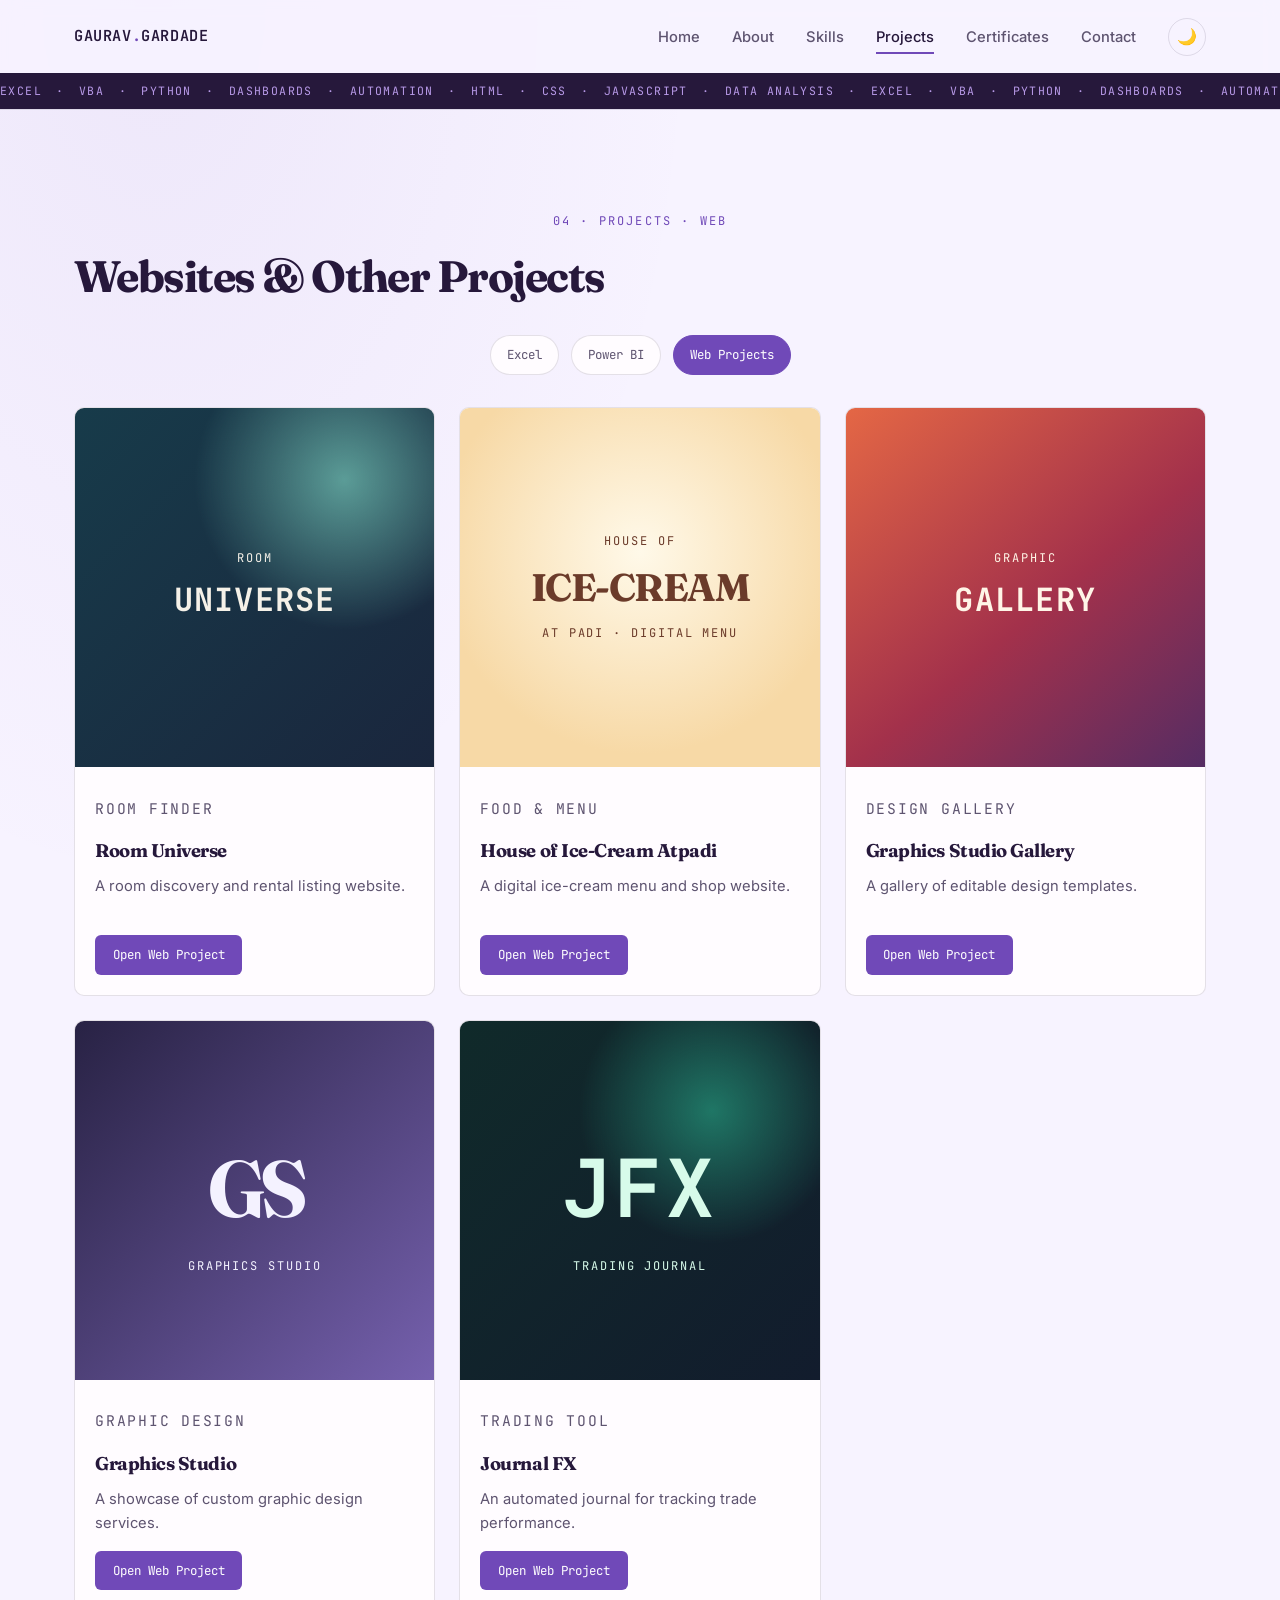
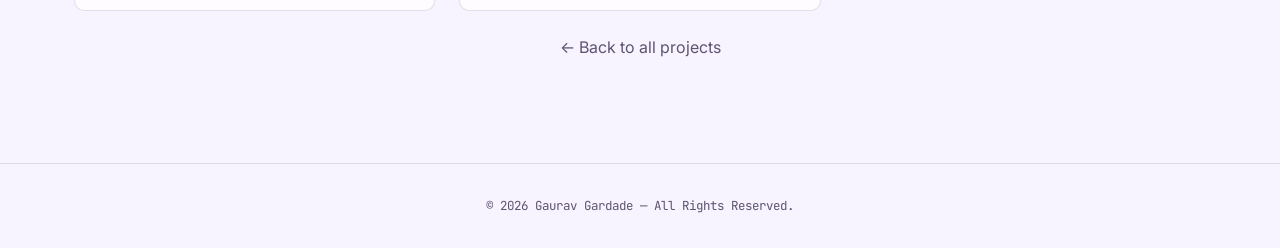
<file: web-projects.html>
<!DOCTYPE html>
<html lang="en">
<head>
<meta charset="UTF-8"><meta name="viewport" content="width=device-width, initial-scale=1.0">
<title>Web Projects | Gaurav Gardade</title><meta name="description" content="Websites and other web development projects by Gaurav Gardade.">
<link rel="canonical" href="https://gauravgardade7-rgb.github.io/Gaurav_Gardade/web-projects.html">
<link rel="preconnect" href="https://fonts.googleapis.com"><link rel="preconnect" href="https://fonts.gstatic.com" crossorigin>
<link href="https://fonts.googleapis.com/css2?family=Fraunces:opsz,wght@9..144,400;9..144,500;9..144,600;9..144,700&family=Inter:wght@400;500;600&family=JetBrains+Mono:wght@400;500;600&display=swap" rel="stylesheet"><link rel="stylesheet" href="style.css">
</head>
<body>
<a class="skip-link" href="#main-content">Skip to content</a>
<header><nav class="navbar" aria-label="Main navigation">
  <a href="index.html" class="logo">GAURAV<span>.</span>GARDADE</a>
  <ul class="menu">
    <li><a href="index.html" class="nav-link">Home</a></li><li><a href="about.html" class="nav-link">About</a></li><li><a href="skills.html" class="nav-link">Skills</a></li><li><a href="projects.html" class="nav-link active" aria-current="page">Projects</a></li><li><a href="certificates.html" class="nav-link">Certificates</a></li><li><a href="contact.html" class="nav-link">Contact</a></li><li class="menu-theme"><button id="themeBtn" aria-label="Toggle dark mode">🌙</button></li>
  </ul>
</nav><div class="ticker" aria-hidden="true"><div class="ticker-track"><span>EXCEL</span><span>·</span><span>VBA</span><span>·</span><span>PYTHON</span><span>·</span><span>DASHBOARDS</span><span>·</span><span>AUTOMATION</span><span>·</span><span>HTML</span><span>·</span><span>CSS</span><span>·</span><span>JAVASCRIPT</span><span>·</span><span>DATA ANALYSIS</span><span>·</span><span>EXCEL</span><span>·</span><span>VBA</span><span>·</span><span>PYTHON</span><span>·</span><span>DASHBOARDS</span><span>·</span><span>AUTOMATION</span><span>·</span><span>HTML</span><span>·</span><span>CSS</span><span>·</span><span>JAVASCRIPT</span><span>·</span><span>DATA ANALYSIS</span><span>·</span></div></div></header>
<main id="main-content"><section>
  <p class="eyebrow center reveal">04 · PROJECTS · WEB</p><h1 class="section-title reveal">Websites &amp; Other Projects</h1>
  <nav class="project-tabs reveal" aria-label="Project categories">
    <a href="excel.html">Excel</a><a href="powerbi.html">Power BI</a><a class="active" href="web-projects.html" aria-current="page">Web Projects</a>
  </nav>
  <div class="web-project-grid">
    <article class="project-card web-project-card reveal">
      <div class="web-project-logo room-logo" aria-hidden="true"><span>ROOM</span><strong>UNIVERSE</strong></div>
      <div class="project-body"><p class="project-category">ROOM FINDER</p><h2>Room Universe</h2><p>A room discovery and rental listing website.</p><div class="project-buttons"><a href="https://gauravgardade7-rgb.github.io/Room_universe/" class="project-btn" target="_blank" rel="noopener noreferrer">Open Web Project</a></div></div>
    </article>
    <article class="project-card web-project-card reveal">
      <div class="web-project-logo icecream-logo" aria-hidden="true"><span>HOUSE OF</span><strong>ICE-CREAM</strong><span>AT PADI · DIGITAL MENU</span></div>
      <div class="project-body"><p class="project-category">FOOD &amp; MENU</p><h2>House of Ice-Cream Atpadi</h2><p>A digital ice-cream menu and shop website.</p><div class="project-buttons"><a href="https://web-universe7.github.io/House_Of_Icecream_Atpadi/" class="project-btn" target="_blank" rel="noopener noreferrer">Open Web Project</a></div></div>
    </article>
    <article class="project-card web-project-card reveal">
      <div class="web-project-logo gallery-logo" aria-hidden="true"><span>GRAPHIC</span><strong>GALLERY</strong></div>
      <div class="project-body"><p class="project-category">DESIGN GALLERY</p><h2>Graphics Studio Gallery</h2><p>A gallery of editable design templates.</p><div class="project-buttons"><a href="https://gauravgardade7-rgb.github.io/Graphics_Studio/gallery.html" class="project-btn" target="_blank" rel="noopener noreferrer">Open Web Project</a></div></div>
    </article>
    <article class="project-card web-project-card reveal">
      <div class="web-project-logo studio-logo" aria-hidden="true"><strong>GS</strong><span>GRAPHICS STUDIO</span></div>
      <div class="project-body"><p class="project-category">GRAPHIC DESIGN</p><h2>Graphics Studio</h2><p>A showcase of custom graphic design services.</p><div class="project-buttons"><a href="https://gauravgardade7-rgb.github.io/Graphics-Studio/" class="project-btn" target="_blank" rel="noopener noreferrer">Open Web Project</a></div></div>
    </article>
    <article class="project-card web-project-card reveal">
      <div class="web-project-logo journal-logo" aria-hidden="true"><strong>JFX</strong><span>TRADING JOURNAL</span></div>
      <div class="project-body"><p class="project-category">TRADING TOOL</p><h2>Journal FX</h2><p>An automated journal for tracking trade performance.</p><div class="project-buttons"><a href="https://web-universe7.github.io/Journal_fx/" class="project-btn" target="_blank" rel="noopener noreferrer">Open Web Project</a></div></div>
    </article>
  </div>
  <p class="project-back reveal"><a href="projects.html">← Back to all projects</a></p>
</section></main>
<footer><p>© 2026 Gaurav Gardade — All Rights Reserved.</p><button id="backToTop" aria-label="Back to top">↑</button></footer><script src="script.js"></script>
</body></html>
</file>
<file: style.css>
/* =========================================================
   GAURAV GARDADE — PORTFOLIO
   Direction: modern analytics dashboard
   Lavender surfaces, rich purple accents, and soft violet status colors.
   Fraunces (display) + Inter (body)
   + JetBrains Mono (data/labels).
   ========================================================= */

:root{
  color-scheme: light;
  /* -- color tokens -- */
  --ink:        #26183B;
  --ink-soft:   #34224D;
  --paper:      #F7F3FF;
  --paper-alt:  #EEE7FA;
  --card:       #FFFCFF;
  --gold:       #7049B8;
  --gold-soft:  #B89AE8;
  --accent-text:#FFFFFF;
  --green:      #896AC5;
  --rust:       #B978A5;
  --steel:      #5E5470;
  --steel-light:#9185A4;
  --line:       rgba(38,24,59,0.12);

  /* dark mode overrides applied via [data-theme="dark"] below */
  --bg:         var(--paper);
  --bg-alt:     var(--paper-alt);
  --surface:    var(--card);
  --text:       var(--ink);
  --text-soft:  var(--steel);
  --border:     var(--line);

  /* -- type tokens -- */
  --font-display: "Fraunces", Georgia, serif;
  --font-body:    "Inter", -apple-system, sans-serif;
  --font-mono:    "JetBrains Mono", "Courier New", monospace;

  /* -- layout tokens -- */
  --maxw: 1180px;
  --radius: 10px;
  --gap: 1.5rem;
  --section-pad: clamp(3.5rem, 8vw, 6.5rem);
}

[data-theme="dark"]{
  color-scheme: dark;
  --ink:       #120D1F;
  --ink-soft:  #1B1430;
  --bg:        var(--ink);
  --bg-alt:    var(--ink-soft);
  --surface:   #241A3A;
  --gold:      #C4A7FF;
  --gold-soft: #DDCCFF;
  --accent-text:var(--ink);
  --text:      #F4EEFF;
  --text-soft: #C0B4D4;
  --border:    rgba(232,220,255,0.15);
}

*{ margin:0; padding:0; box-sizing:border-box; }

html{ scroll-behavior:smooth; }

@media (prefers-reduced-motion: reduce){
  html{ scroll-behavior:auto; }
  *{ animation-duration:0.01ms !important; animation-iteration-count:1 !important; transition-duration:0.01ms !important; }
}

body{
  font-family: var(--font-body);
  background:
    radial-gradient(ellipse at 12% 0%, color-mix(in srgb, var(--gold) 7%, transparent), transparent 34rem),
    var(--bg);
  color: var(--text);
  line-height:1.6;
  transition: background .35s ease, color .35s ease;
  overflow-x:hidden;
}

h1, h2, h3{
  font-family:var(--font-display);
  font-weight:700;
  letter-spacing:-.025em;
}

img{ max-width:100%; display:block; }
a{ color:inherit; text-decoration:none; }
ul{ list-style:none; }

.skip-link{
  position:absolute; left:-999px; top:0;
  background:var(--gold); color:var(--accent-text); padding:.75rem 1.25rem;
  z-index:999; font-family:var(--font-mono); font-size:.85rem;
}
.skip-link:focus{ left:1rem; top:1rem; }

:focus-visible{ outline:2px solid var(--gold); outline-offset:3px; }

.eyebrow{
  font-family: var(--font-mono);
  font-size: .75rem;
  letter-spacing: .18em;
  color: var(--gold);
  margin-bottom: .6rem;
  display:block;
}
.eyebrow.center{ text-align:center; }

.section-title{
  font-family: var(--font-display);
  font-weight:700;
  font-size: clamp(1.9rem, 4vw, 2.75rem);
  letter-spacing:-.035em;
  margin-bottom: 2.5rem;
}
#about .section-title,
#skills .section-title,
#projects .section-title,
#certificates .section-title,
#contact .section-title{ text-align:center; }

/* ---------- reveal-on-scroll ---------- */
.reveal{ opacity:0; transform:translateY(18px); transition: opacity .6s ease, transform .6s ease; }
.reveal.in-view{ opacity:1; transform:translateY(0); }

/* =========================== HEADER =========================== */
header{
  position:sticky; top:0; z-index:100;
  background: color-mix(in srgb, var(--bg) 88%, transparent);
  backdrop-filter: blur(10px);
  border-bottom:1px solid var(--border);
}

.navbar{
  max-width:var(--maxw); margin:0 auto;
  display:flex; align-items:center; justify-content:space-between;
  padding: 1.1rem 1.5rem;
}

.logo{
  font-family: var(--font-mono);
  font-weight:600;
  font-size: .95rem;
  letter-spacing: .04em;
}
.logo span{ color:var(--gold); }

.menu{
  display:flex; align-items:center; gap:2rem;
}
.nav-link{
  font-size:.92rem; font-weight:500; color:var(--text-soft);
  position:relative; padding:.25rem 0; transition:color .2s ease;
}
.nav-link:hover, .nav-link.active{ color: var(--text); }
.nav-link.active::after{
  content:""; position:absolute; left:0; bottom:-4px;
  width:100%; height:2px; background:var(--gold);
}

.menu-theme button{
  background:none; border:1px solid var(--border); border-radius:50%;
  width:38px; height:38px; cursor:pointer; font-size:1rem;
  display:flex; align-items:center; justify-content:center;
  transition: transform .2s ease, background .2s ease;
}
.menu-theme button:hover{ transform:rotate(15deg); }

/* ticker (signature element) */
.ticker{
  border-top:1px solid var(--border);
  background: var(--ink);
  overflow:hidden; white-space:nowrap;
}
.ticker-track{
  display:inline-flex; gap:.9rem;
  font-family:var(--font-mono); font-size:.72rem; letter-spacing:.12em;
  color: var(--gold-soft);
  padding:.5rem 0;
  animation: ticker 22s linear infinite;
}
@keyframes ticker{
  from{ transform:translateX(0); }
  to{ transform:translateX(-50%); }
}

/* =========================== HERO =========================== */
.hero{
  position:relative;
  max-width:var(--maxw); margin:0 auto;
  min-height: calc(100vh - 108px);
  display:grid; grid-template-columns: 1.15fr .85fr; align-items:center; gap:3rem;
  padding: var(--section-pad) 1.5rem;
}
.hero-grid{
  position:absolute; inset:0; z-index:-1; opacity:.5;
  background-image:
    linear-gradient(var(--border) 1px, transparent 1px),
    linear-gradient(90deg, var(--border) 1px, transparent 1px);
  background-size: 42px 42px;
  mask-image: radial-gradient(ellipse at 30% 30%, black, transparent 70%);
}

.hero-text{ color:var(--text-soft); max-width:46ch; margin:1.1rem 0 2rem; font-size:1.05rem; }

.hero h1{
  font-family:var(--font-display); font-weight:700;
  font-size: clamp(2.6rem, 6.5vw, 4.4rem); line-height:1.03;
}
.hero h2{
  font-family:var(--font-mono); font-weight:500;
  font-size: clamp(1.1rem, 2.4vw, 1.4rem);
  color:var(--gold); margin-top:.6rem;
}
.cursor{ animation: blink 1s step-end infinite; color:var(--gold); }
@keyframes blink{ 50%{ opacity:0; } }

.buttons{ display:flex; gap:1rem; flex-wrap:wrap; }
.btn{
  font-family:var(--font-mono); font-size:.85rem; font-weight:500;
  padding:.85rem 1.6rem; border-radius:6px; letter-spacing:.02em;
  transition: transform .2s ease, background .2s ease, color .2s ease, box-shadow .2s ease;
  border:1.5px solid transparent;
}
.btn-primary{ background:var(--gold); color:var(--accent-text); }
.btn-primary:hover{ transform:translateY(-2px); box-shadow:0 8px 20px -8px var(--gold); }
.btn-outline{ border-color:var(--border); color:var(--text); }
.btn-outline:hover{ border-color:var(--gold); color:var(--gold); transform:translateY(-2px); }

/* hero dashboard panel */
.hero-panel{
  background:var(--surface); border:1px solid var(--border); border-radius:var(--radius);
  padding:1.4rem; box-shadow: 0 20px 45px -25px rgba(18,13,31,.35);
}
.panel-head{ display:flex; align-items:center; gap:.4rem; padding-bottom:.9rem; border-bottom:1px solid var(--border); margin-bottom:.9rem; }
.dot{ width:9px; height:9px; border-radius:50%; }
.dot.red{ background:var(--rust); } .dot.amber{ background:var(--gold); } .dot.green{ background:var(--green); }
.panel-title{ font-family:var(--font-mono); font-size:.72rem; color:var(--text-soft); margin-left:.5rem; }
.panel-row{
  display:flex; justify-content:space-between; align-items:baseline;
  font-size:.85rem; padding:.5rem 0; border-bottom:1px dashed var(--border);
  color:var(--text-soft);
}
.panel-row strong{ color:var(--text); font-weight:600; font-family:var(--font-mono); }
.panel-chart{
  display:flex; align-items:flex-end; gap:6px; height:70px; margin-top:1.1rem;
}
.panel-chart span{
  flex:1; height:var(--h); background:linear-gradient(180deg, var(--gold-soft), var(--gold));
  border-radius:3px 3px 0 0;
}

/* =========================== ABOUT =========================== */
section{ padding: var(--section-pad) 1.5rem; max-width:var(--maxw); margin:0 auto; }

.about-container{
  display:grid; grid-template-columns: .8fr 1.2fr; gap:3rem; align-items:center;
}
.image-frame{
  aspect-ratio:1/1; border-radius:var(--radius); overflow:hidden;
  border:1px solid var(--border); background:var(--surface);
  position:relative;
}
.image-frame.placeholder{
  display:flex; align-items:center; justify-content:center;
  background: linear-gradient(135deg, var(--ink), var(--ink-soft));
}
.image-frame.placeholder::after{
  content:"GG";
  font-family:var(--font-display); font-size:4rem; font-weight:700;
  color:var(--gold-soft);
}
.image-frame img{ width:100%; height:100%; object-fit:contain; object-position:center; }

.about-content h2{ font-family:var(--font-display); font-size:1.9rem; font-weight:700; }
.about-content h3{ font-family:var(--font-mono); font-size:.85rem; color:var(--gold); font-weight:500; margin:.5rem 0 1.1rem; }
.about-content p{ color:var(--text-soft); max-width:60ch; }

.about-info{
  display:grid; grid-template-columns: repeat(2,1fr); gap:1rem; margin-top:2rem;
}
.info-box{
  background:var(--surface); border:1px solid var(--border); border-radius:var(--radius);
  padding:1rem 1.2rem;
}
.info-label{ font-family:var(--font-mono); font-size:.68rem; letter-spacing:.1em; color:var(--gold); }
.info-box p{ margin-top:.35rem; font-weight:500; color:var(--text); }

.counter{ font-family:var(--font-mono); }

/* =========================== SKILLS =========================== */
.skills-grid{ display:grid; grid-template-columns:repeat(4,1fr); gap:1.25rem; }
.skill-card{
  background:var(--surface); border:1px solid var(--border); border-radius:var(--radius);
  padding:1.6rem; transition: transform .25s ease, box-shadow .25s ease;
}
.skill-card:hover{ transform:translateY(-6px); box-shadow:0 18px 35px -22px rgba(18,13,31,.4); }
.skill-icon{ font-size:1.7rem; }
.skill-card h3{ font-family:var(--font-display); font-size:1.15rem; font-weight:700; margin:.7rem 0 .5rem; }
.skill-card p{ color:var(--text-soft); font-size:.88rem; min-height:3.4em; }
.skill-bar{ height:5px; background:var(--bg-alt); border-radius:4px; margin-top:1rem; overflow:hidden; }
.skill-bar span{
  display:block; height:100%; width:0; background:linear-gradient(90deg,var(--gold),var(--green));
  border-radius:4px; transition: width 1.1s ease;
}
.skill-bar.animate span{ width:var(--w); }

/* =========================== PROJECTS =========================== */
.projects-container{ display:grid; grid-template-columns:repeat(2,1fr); gap:1.75rem; }
.project-card{
  background:var(--surface); border:1px solid var(--border); border-radius:var(--radius);
  overflow:hidden; transition: transform .25s ease, box-shadow .25s ease;
}
.project-card:hover{ transform:translateY(-6px); box-shadow:0 22px 40px -25px rgba(18,13,31,.4); }
.project-img{ aspect-ratio:16/9; background:var(--bg-alt); position:relative; }
.project-img img{ width:100%; height:100%; object-fit:contain; }
.excel-dashboard-preview{
  aspect-ratio:2.4/1; overflow:hidden;
  background:var(--bg-alt); border:4px solid var(--gold);
}
.excel-dashboard-preview img{ object-fit:contain; }
.hospital-carousel,
.cafe-carousel{
  aspect-ratio:2/1; overflow:hidden;
  background:var(--ink); border:4px solid var(--ink); border-radius:12px;
}
.hospital-carousel img,
.cafe-carousel img{
  position:absolute; inset:0; width:100%; height:100%; object-fit:contain; background:var(--ink);
  opacity:0; visibility:hidden; transition:opacity .2s ease;
}
.hospital-carousel img.is-active,
.cafe-carousel img.is-active{
  opacity:1; visibility:visible;
}
.carousel-arrow{
  position:absolute; top:50%; z-index:2; transform:translateY(-50%);
  display:flex; align-items:center; justify-content:center;
  width:36px; height:36px; border:1px solid rgba(255,255,255,.55); border-radius:50%;
  background:rgba(18,13,31,.72); color:#fff; font-size:1.6rem; line-height:1;
  cursor:pointer; transition:background .2s ease, transform .2s ease;
}
.carousel-arrow:hover{ background:var(--gold); transform:translateY(-50%) scale(1.08); }
.carousel-prev{ left:.75rem; }
.carousel-next{ right:.75rem; }
.carousel-arrow:focus-visible{ outline:2px solid #fff; outline-offset:3px; }
@media (prefers-reduced-motion: reduce){
  .hospital-carousel img,
  .cafe-carousel img{ transition:none; }
}
.project-img.placeholder{
  display:flex; align-items:center; justify-content:center;
  background: repeating-linear-gradient(45deg, var(--bg-alt), var(--bg-alt) 10px, var(--surface) 10px, var(--surface) 20px);
}
.project-img.placeholder::after{ content:"◧ preview"; font-family:var(--font-mono); font-size:.75rem; color:var(--text-soft); }
.project-body{ padding:1.5rem; }
.project-category{
  font-family:var(--font-mono); font-size:.68rem; letter-spacing:.12em;
  color:var(--gold); margin-bottom:.45rem;
}
.project-body h2{ font-family:var(--font-display); font-size:1.35rem; font-weight:700; }
.project-body p{ color:var(--text-soft); font-size:.92rem; margin:.6rem 0 1rem; }
.tech{ display:flex; gap:.5rem; flex-wrap:wrap; margin-bottom:1.2rem; }
.tech span{
  font-family:var(--font-mono); font-size:.68rem; letter-spacing:.04em;
  background:var(--bg-alt); border:1px solid var(--border); padding:.3rem .6rem; border-radius:20px;
  color:var(--text-soft);
}
.project-buttons{ display:flex; gap:.75rem; }
.project-btn{
  font-family:var(--font-mono); font-size:.78rem; padding:.6rem 1.1rem; border-radius:6px;
  background:var(--gold); color:var(--accent-text); transition: transform .2s ease, opacity .2s ease;
}
.project-btn.ghost{ background:none; border:1px solid var(--border); color:var(--text); }
.project-btn:hover{ transform:translateY(-2px); }
.project-tabs{
  display:flex; justify-content:center; flex-wrap:wrap; gap:.75rem;
  margin:-1rem auto 2rem;
}
.project-tabs a{
  padding:.55rem 1rem; border:1px solid var(--border); border-radius:999px;
  background:var(--surface); color:var(--text-soft);
  font-family:var(--font-mono); font-size:.78rem;
  transition:background .2s ease, color .2s ease, border-color .2s ease;
}
.project-tabs a:hover{ border-color:var(--gold); color:var(--gold); }
.project-tabs a.active{ background:var(--gold); border-color:var(--gold); color:var(--accent-text); }
.project-detail{ max-width:860px; margin:0 auto; }
.project-detail + .project-detail{ margin-top:1.75rem; }
.project-back{ margin-top:1.5rem; text-align:center; color:var(--text-soft); }
.project-back a:hover{ color:var(--gold); }

.web-project-grid{
  display:grid; grid-template-columns:repeat(3,minmax(0,1fr)); gap:1.5rem;
}
.web-project-card .project-body{ padding:1.25rem; }
.web-project-card .project-body h2{ font-size:1.15rem; }
.web-project-card .project-body p:not(.project-category){ min-height:3em; }
.web-project-card .project-buttons{ margin-top:1rem; }
.web-project-logo{
  aspect-ratio:1/1; display:flex; flex-direction:column; align-items:center; justify-content:center;
  gap:.35rem; padding:1rem; overflow:hidden; text-align:center;
  font-family:var(--font-mono); letter-spacing:.12em;
}
.web-project-logo span{ font-size:.75rem; }
.web-project-logo strong{ font-size:clamp(1.3rem,3vw,2rem); letter-spacing:.04em; }
.room-logo{ color:#F5F1E8; background:radial-gradient(circle at 75% 20%, #5B9C97, transparent 38%), linear-gradient(135deg,#173B4A,#1A263D); }
.icecream-logo{ color:#6B3B2A; background:radial-gradient(circle at 50% 40%,#FFF9E9 0,#F7D9A6 72%); }
.icecream-logo strong{ font-family:var(--font-display); font-size:clamp(1.5rem,3.4vw,2.4rem); letter-spacing:-.04em; }
.gallery-logo{ color:#FFF5E7; background:linear-gradient(140deg,#E46745,#A3314B 55%,#552C63); }
.studio-logo{ color:#F4F2FF; background:linear-gradient(135deg,#282244,#7560AD); }
.studio-logo strong{ font-family:var(--font-display); font-size:clamp(3rem,7vw,5rem); letter-spacing:-.08em; }
.journal-logo{ color:#D7FBEA; background:radial-gradient(circle at 70% 25%,#1F7665,transparent 36%),linear-gradient(135deg,#102A2A,#121C2D); }
.journal-logo strong{ font-size:clamp(3rem,7vw,5rem); }

/* =========================== CERTIFICATES =========================== */
.cert-list{
  display:grid; grid-template-columns:repeat(2,1fr); gap:1rem; max-width:700px; margin:0 auto;
}
.cert-list li{
  display:flex; align-items:center; gap:.75rem;
  background:var(--surface); border:1px solid var(--border); border-radius:var(--radius);
  padding:1rem 1.2rem; font-weight:500;
}
.certificate-image{
  max-width:780px; margin:0 auto 2rem; padding:1rem;
  background:var(--surface); border:1px solid var(--border); border-radius:var(--radius);
  text-align:center;
}
.certificate-image img{
  width:100%; max-height:70vh; object-fit:contain; border-radius:6px;
}
.certificate-image figcaption{
  margin:.75rem 0; color:var(--text-soft); font-family:var(--font-mono); font-size:.8rem;
}
.certificate-image .project-btn{ display:inline-block; }
.cert-mark{
  width:22px; height:22px; border-radius:50%; background:var(--green); color:#fff;
  font-size:.7rem; display:flex; align-items:center; justify-content:center; flex-shrink:0;
}

/* =========================== CONTACT =========================== */
.contact-sub{ text-align:center; color:var(--text-soft); margin-top:-1.6rem; margin-bottom:2.5rem; }
.contact-grid{ display:grid; grid-template-columns:repeat(3,1fr); gap:1.25rem; }
.contact-card{
  background:var(--surface); border:1px solid var(--border); border-radius:var(--radius);
  padding:1.75rem 1.25rem; text-align:center; transition: transform .2s ease, border-color .2s ease;
}
a.contact-card:hover{ transform:translateY(-4px); border-color:var(--gold); }
.contact-icon{ font-size:1.5rem; display:block; margin-bottom:.6rem; }
.contact-label{ font-family:var(--font-mono); font-size:.68rem; letter-spacing:.1em; color:var(--gold); display:block; }
.contact-value{ display:block; margin-top:.4rem; font-weight:500; word-break:break-word; }

/* =========================== FOOTER =========================== */
footer{
  border-top:1px solid var(--border); padding:2rem 1.5rem;
  display:flex; align-items:center; justify-content:center; gap:1rem; position:relative;
  font-family:var(--font-mono); font-size:.78rem; color:var(--text-soft);
}
#backToTop{
  position:fixed; right:1.5rem; bottom:1.5rem;
  width:42px; height:42px; border-radius:50%; border:1px solid var(--border);
  background:var(--surface); color:var(--text); cursor:pointer; font-size:1.1rem;
  opacity:0; pointer-events:none; transform:translateY(10px);
  transition: opacity .25s ease, transform .25s ease;
  box-shadow: 0 12px 25px -15px rgba(18,13,31,.4);
}
#backToTop.show{ opacity:1; pointer-events:auto; transform:translateY(0); }

/* =========================== RESPONSIVE =========================== */
@media (max-width: 900px){
  .hero{ grid-template-columns:1fr; padding-top:3rem; }
  .hero-panel{ order:-1; max-width:420px; }
  .about-container{ grid-template-columns:1fr; }
  .image-frame{ max-width:280px; margin:0 auto; }
  .skills-grid{ grid-template-columns:repeat(2,1fr); }
  .projects-container{ grid-template-columns:1fr; }
  .web-project-grid{ grid-template-columns:repeat(2,minmax(0,1fr)); }
  .contact-grid{ grid-template-columns:1fr; }
}

@media (max-width: 760px){
  .navbar{
    flex-direction:column; align-items:stretch; gap:.75rem;
    padding:1rem .75rem;
  }
  .logo{ align-self:center; }
  .menu{
    width:100%; display:grid; grid-template-columns:repeat(4,minmax(0,1fr));
    gap:.55rem; padding:.25rem .25rem .55rem;
  }
  .menu > li{ min-width:0; text-align:center; }
  .menu-theme{ grid-column:4; grid-row:1; }
  .nav-link{
    display:flex; align-items:center; justify-content:center;
    min-height:40px; padding:.4rem .1rem; font-size:clamp(.65rem,2.8vw,.86rem);
    white-space:nowrap; border:1px solid var(--border); border-radius:var(--radius);
  }
  .nav-link.active{ background:var(--bg-alt); border-color:var(--gold); }
  .nav-link.active::after{ display:none; }
  .cert-list{ grid-template-columns:1fr; }
}

@media (max-width: 560px){
  .skills-grid{ grid-template-columns:1fr; }
  .web-project-grid{ grid-template-columns:1fr; }
  .about-info{ grid-template-columns:1fr; }
  .buttons{ flex-direction:column; }
  .btn{ text-align:center; }
}
</file>
